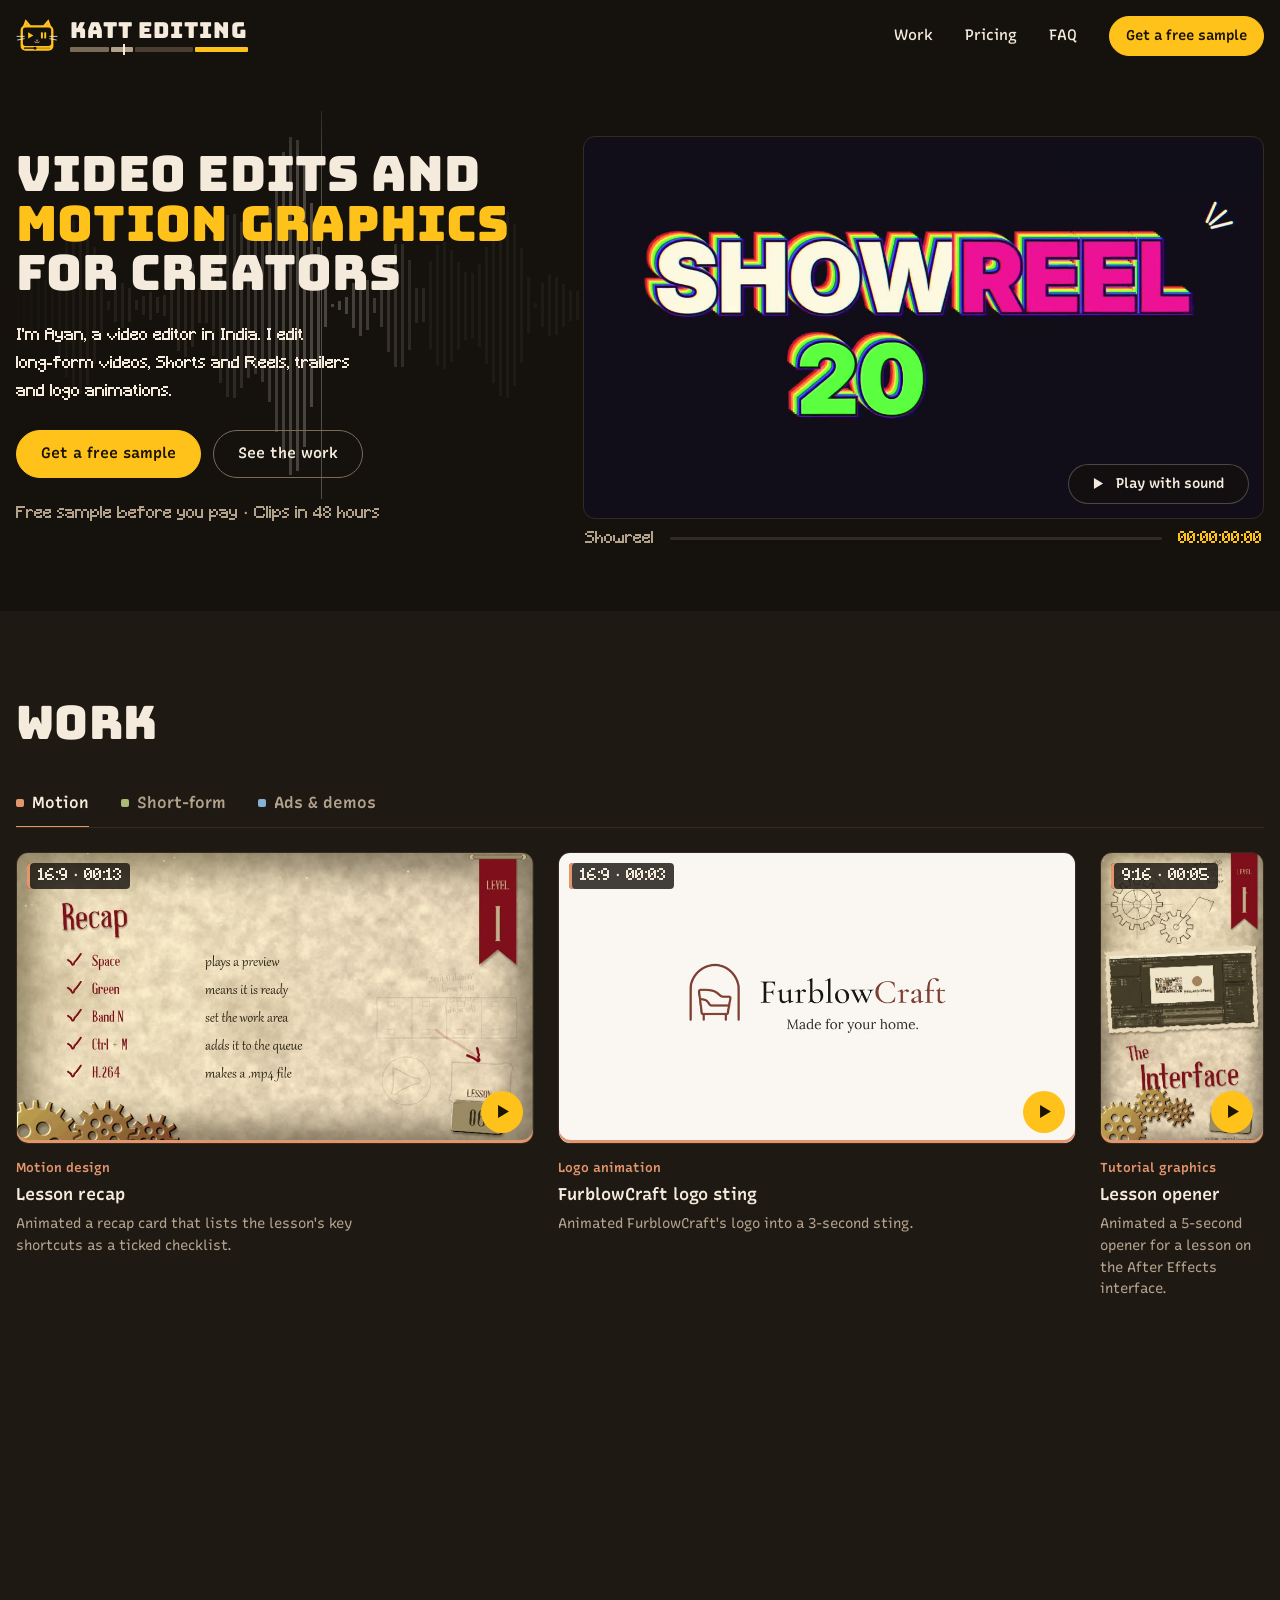
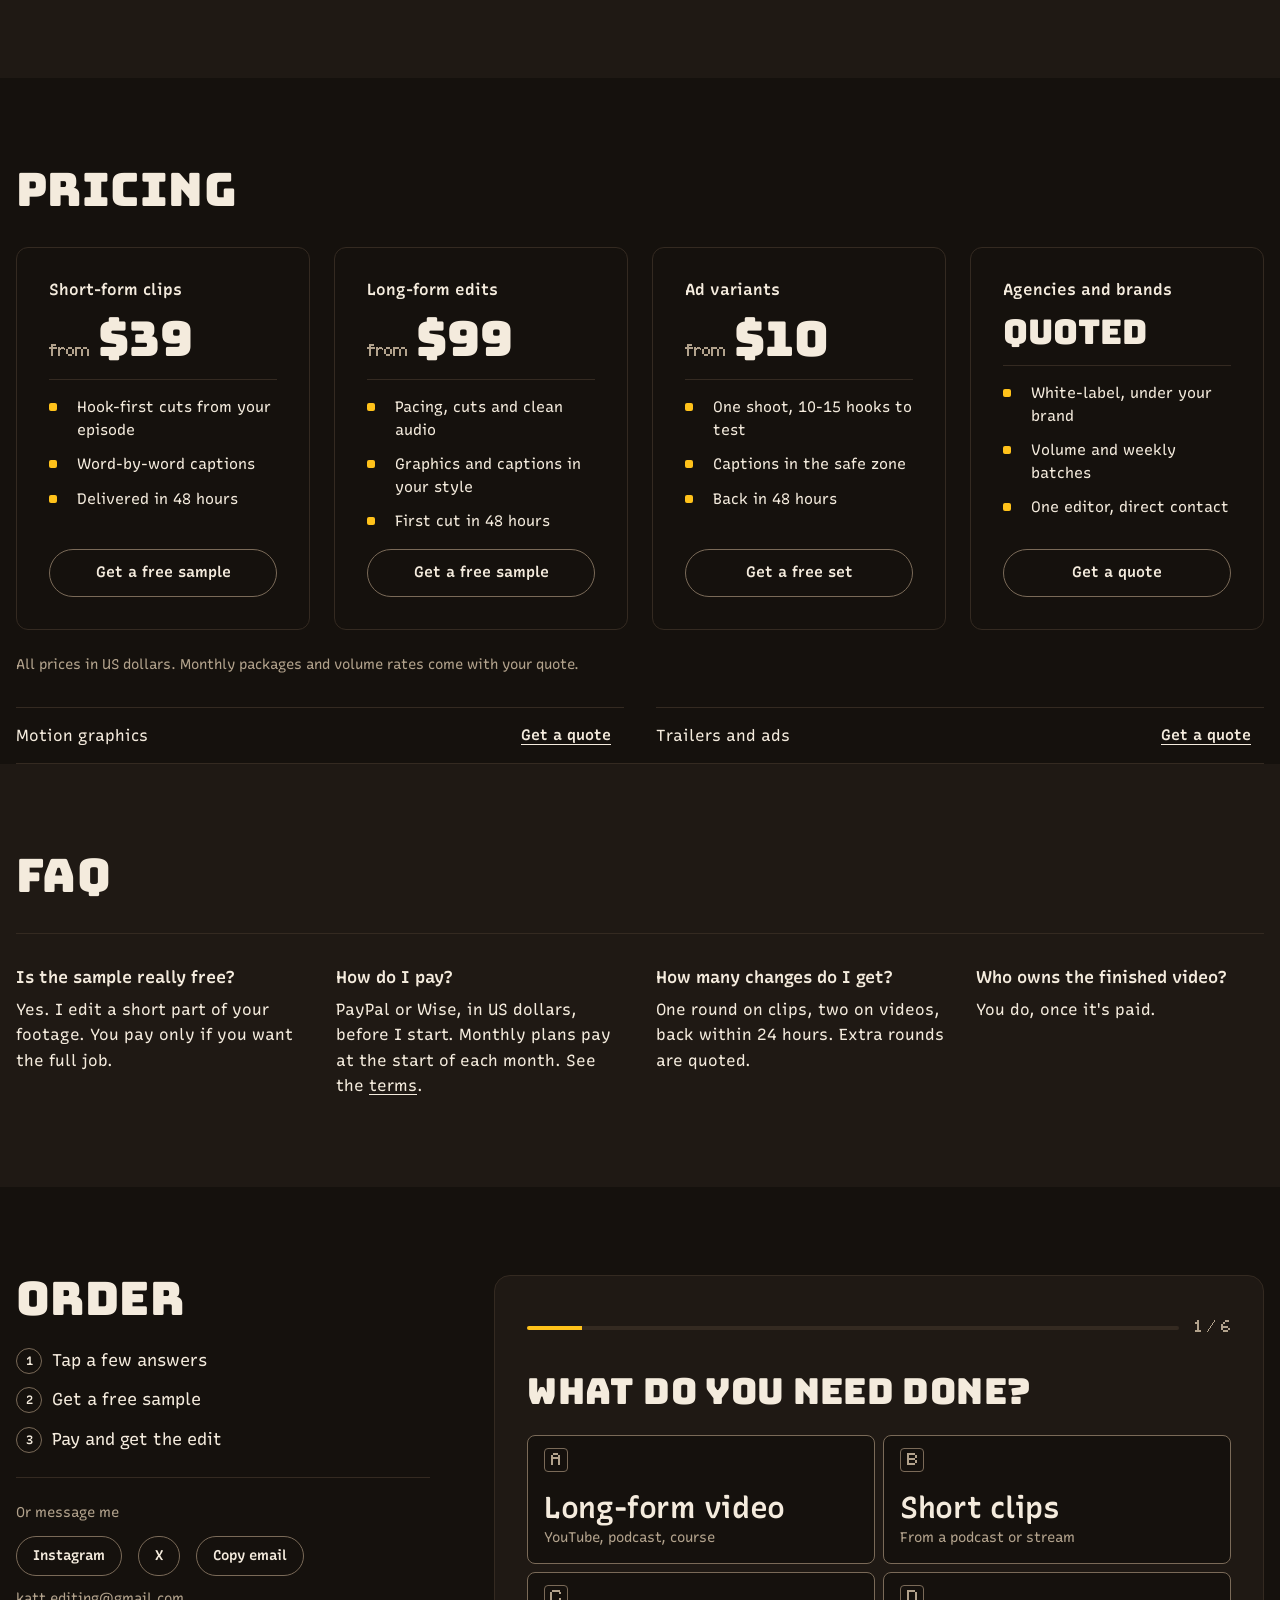
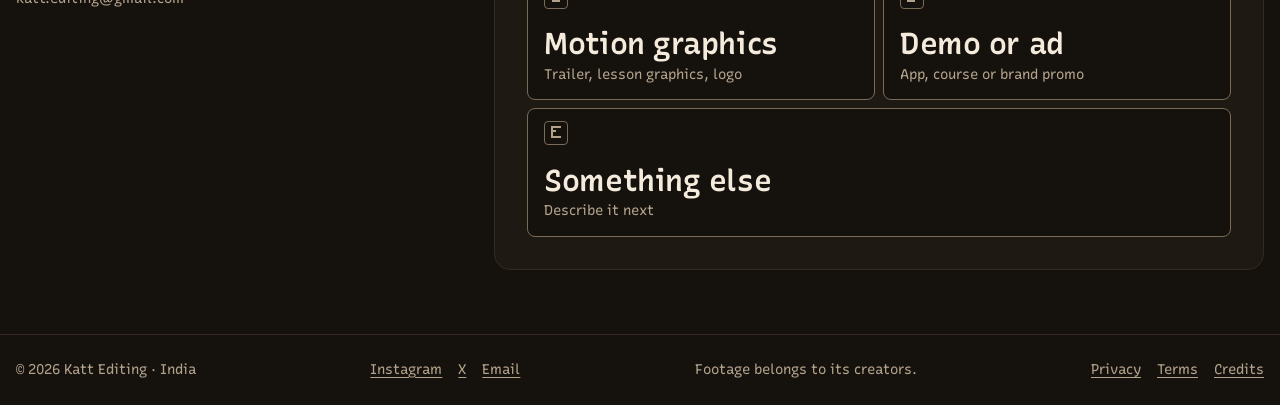
<file: index.html>
<!doctype html>
<html lang="en">
<head>
<meta charset="utf-8">
<meta http-equiv="Content-Security-Policy" content="default-src 'none'; script-src 'self'; style-src 'self' 'unsafe-inline'; font-src 'self'; img-src 'self'; media-src 'self'; connect-src https://api.web3forms.com; base-uri 'none'; form-action 'none'; object-src 'none'">
<meta name="referrer" content="strict-origin-when-cross-origin">
<meta name="viewport" content="width=device-width, initial-scale=1, viewport-fit=cover">
<meta name="description" content="Katt Editing: long-form video edits, podcast clips, motion design and ads by Ayan. Clips from $39, long-form videos from $99. Free sample before you pay.">
<meta name="theme-color" content="#15110D">
<title>Katt Editing</title>
<link rel="icon" href="favicon.svg?v=2" type="image/svg+xml">
<meta property="og:type" content="video.other">
<meta property="og:title" content="Katt Editing: video editing and motion design">
<meta property="og:description" content="Long-form video edits, podcast clips, motion design and ads by Ayan. Free sample edit before you pay.">
<meta property="og:url" content="https://kattknight.github.io/">
<meta property="og:image" content="https://kattknight.github.io/og.jpg">
<meta property="og:image:width" content="1200">
<meta property="og:image:height" content="630">
<!-- Link previews (Discord, Telegram, iMessage) play the showreel instead of a still -->
<meta property="og:video" content="https://kattknight.github.io/media/showreel.mp4">
<meta property="og:video:secure_url" content="https://kattknight.github.io/media/showreel.mp4">
<meta property="og:video:type" content="video/mp4">
<meta property="og:video:width" content="1280">
<meta property="og:video:height" content="720">
<link rel="canonical" href="https://kattknight.github.io/">
<meta name="twitter:card" content="player">
<meta name="twitter:site" content="@KattKnightOnX">
<meta name="twitter:title" content="Katt Editing: video editing and motion design">
<meta name="twitter:description" content="Long-form video edits, podcast clips, motion design and ads by Ayan. Free sample edit before you pay.">
<meta name="twitter:image" content="https://kattknight.github.io/og.jpg">
<meta name="twitter:player" content="https://kattknight.github.io/embed.html">
<meta name="twitter:player:width" content="1280">
<meta name="twitter:player:height" content="720">
<meta name="twitter:player:stream" content="https://kattknight.github.io/media/showreel.mp4">
<meta name="twitter:player:stream:content_type" content="video/mp4">
<meta name="claude:viewport-fit-sides" content="cover">
<link rel="stylesheet" href="fonts.css?v=2">
<link rel="stylesheet" href="styles.css?v=61">
</head>
<body>

<!-- Page order (see DESIGN.md): header → hero + reel → work tabs → packages → FAQ → order form → footer -->
<header class="top">
  <div class="wrap">
    <a class="mark" href="#top" aria-label="Katt Editing, back to top">
      <svg viewBox="0 8 128 104" aria-hidden="true"><path d="M18 42 29 12l19 22Zm92 0L99 12 80 34Z" fill="#FFC21A"/><path d="m28 22 5 10 8 1Zm72 0-5 10-8 1Z" fill="#E3956C"/><rect x="14" y="30" width="100" height="78" rx="15" fill="#FFC21A"/><rect x="21" y="37" width="86" height="56" rx="8" fill="#15110D"/><path d="M37 51.5 53 61l-16 9.5Z" fill="#FFC21A"/><rect x="76" y="51.5" width="6" height="19" rx="1.5" fill="#FFC21A"/><rect x="86" y="51.5" width="6" height="19" rx="1.5" fill="#FFC21A"/><path d="M59.5 74h9L64 78.5Z" fill="#E3956C"/><path d="M57 81q3.5 4 7 0 3.5 4 7 0" fill="none" stroke="#F4EBDD" stroke-width="2.2" stroke-linecap="round"/><path d="M3 64h22M5 75l20-4m100-7h-22m20 11-20-4" stroke="#F4EBDD" stroke-width="2.6" stroke-linecap="round"/><rect x="24" y="98" width="80" height="4" rx="2" fill="#15110D" fill-opacity=".3"/><rect x="24" y="98" width="34" height="4" rx="2" fill="#15110D"/><circle cx="58" cy="100" r="4.5" fill="#15110D"/></svg>
      <span class="mark-word"><span class="mark-name">Katt Editing</span><span class="mark-track" aria-hidden="true"><i></i><i></i><i></i><i></i></span></span>
    </a>
    <nav class="links" aria-label="Sections">
      <a href="#work">Work</a>
      <a href="#pricing">Pricing</a>
      <a href="#faq">FAQ</a>
      <a class="btn btn-primary btn-sm" href="#order">Get a free sample</a>
    </nav>
  </div>
</header>

<main id="top">
  <section class="hero">
    <canvas class="hero-wave" id="heroWave" aria-hidden="true"></canvas>
    <div class="wrap">
      <div class="hero-grid">
        <h1 class="q-in">Video edits and <em>motion graphics</em> for creators</h1>
        <div class="hero-side q-in">
          <p>I'm Ayan, a video editor in India. I edit <span class="nw">long-form</span> videos, Shorts and Reels, trailers and logo animations.</p>
          <div class="cta-row">
            <a class="btn btn-primary" href="#order">Get a free sample</a>
            <a class="btn" href="#work">See the work</a>
          </div>
          <p class="hero-note">Free sample before you pay · Clips in <span class="nw">48 hours</span></p>
        </div>
        <div class="viewer q-in">
          <div class="viewer-frame">
            <!-- Showreel slot. To swap in a new reel, replace media/showreel.mp4 (1280px wide), media/showreel-sm.mp4
                 (640px, for phones) and media/reel.jpg (poster frame), keeping these names. The timecode reads the length itself. -->
            <video id="reel" poster="media/reel.jpg" muted loop playsinline preload="auto" aria-label="Showreel"></video>
            <button class="btn sound" id="soundBtn" type="button" aria-pressed="false">
              <svg id="iconMuted" viewBox="0 0 10 12" aria-hidden="true"><path d="M0 0l10 6-10 6z" fill="currentColor"/></svg>
              <svg id="iconSound" viewBox="0 0 16 16" aria-hidden="true" hidden><path d="M2 6h3l4-3v10l-4-3H2z" fill="currentColor"/><path d="M11 6l4 4M15 6l-4 4" stroke="currentColor" stroke-width="1.4" fill="none" stroke-linecap="round"/></svg>
              <span id="soundLabel">Play with sound</span>
            </button>
          </div>
          <div class="viewer-bar">
            <span>Showreel</span>
            <div class="scrub" aria-hidden="true"><i id="scrub"></i></div>
            <span class="tc" id="tc"><b>00:00:00:00</b></span>
          </div>
        </div>
      </div>
    </div>
  </section>

  <section class="block band" id="work">
    <div class="wrap">
      <div class="block-head">
        <h2>Work</h2>
      </div>
      <div class="tabs" id="workTabs" role="tablist" aria-label="Type of work"></div>
      <div class="panel-stack" id="workPanels"></div>
    </div>
  </section>

  <section class="block" id="pricing">
    <div class="wrap">
      <div class="block-head">
        <h2>Pricing</h2>
      </div>
      <div class="prices">
        <article class="price">
          <div class="name"><span>Short-form clips</span></div>
          <div class="amt"><small>from</small>$39</div>
          <ul>
            <li>Hook-first cuts from your episode</li>
            <li>Word-by-word captions</li>
            <li>Delivered in 48 hours</li>
          </ul>
          <a class="btn" href="#order" data-need="clips">Get a free sample</a>
        </article>
        <article class="price">
          <div class="name"><span>Long-form edits</span></div>
          <div class="amt"><small>from</small>$99</div>
          <ul>
            <li>Pacing, cuts and clean audio</li>
            <li>Graphics and captions in your style</li>
            <li>First cut in 48 hours</li>
          </ul>
          <a class="btn" href="#order" data-need="longform">Get a free sample</a>
        </article>
        <article class="price">
          <div class="name"><span>Ad variants</span></div>
          <div class="amt"><small>from</small>$10</div>
          <ul>
            <li>One shoot, 10-15 hooks to test</li>
            <li>Captions in the safe zone</li>
            <li>Back in 48 hours</li>
          </ul>
          <a class="btn" href="#order" data-need="ads">Get a free set</a>
        </article>
        <article class="price">
          <div class="name"><span>Agencies and brands</span></div>
          <div class="amt amt-text">Quoted</div>
          <ul>
            <li>White-label, under your brand</li>
            <li>Volume and weekly batches</li>
            <li>One editor, direct contact</li>
          </ul>
          <a class="btn" href="#order" data-need="clips">Get a quote</a>
        </article>
      </div>

      <p class="price-note">All prices in US dollars. Monthly packages and volume rates come with your quote.</p>
      <ul class="quote-list" aria-label="Quoted per project">
        <li><span>Motion graphics</span><a class="btn btn-quiet" href="#order" data-need="motion">Get a quote</a></li>
        <li><span>Trailers and ads</span><a class="btn btn-quiet" href="#order" data-need="ads">Get a quote</a></li>
      </ul>
    </div>
  </section>

  <section class="block band" id="faq">
    <div class="wrap">
      <div class="block-head">
        <h2>FAQ</h2>
      </div>
      <dl class="faq">
        <div><dt>Is the sample really free?</dt><dd>Yes. I edit a short part of your footage. You pay only if you want the full job.</dd></div>
        <div><dt>How do I pay?</dt><dd>PayPal or Wise, in US dollars, before I start. Monthly plans pay at the start of each month. See the <a href="terms.html">terms</a>.</dd></div>
        <div><dt>How many changes do I get?</dt><dd>One round on clips, two on videos, back within 24 hours. Extra rounds are quoted.</dd></div>
        <div><dt>Who owns the finished video?</dt><dd>You do, once it's paid.</dd></div>
      </dl>
    </div>
  </section>

  <section class="order" id="order">
    <div class="wrap">
      <div class="order-grid">
        <div class="order-copy">
          <h2>Order</h2>
          <ol class="how">
            <li>Tap a few answers</li>
            <li>Get a free sample</li>
            <li>Pay and get the edit</li>
          </ol>
          <div class="order-alt">
            <span>Or message me</span>
            <div class="row">
              <a class="btn btn-sm" href="https://www.instagram.com/katt.editing/" rel="noopener" target="_blank">Instagram</a>
              <a class="btn btn-sm" href="https://x.com/KattKnightOnX" rel="noopener" target="_blank">X</a>
              <button class="btn btn-sm" id="copyBtn" type="button">Copy email</button>
              <span class="copied" id="copied" role="status" aria-live="polite"></span>
            </div>
            <span class="email" id="email">katt.editing@gmail.com</span>
          </div>
        </div>

        <form class="of" id="orderForm" novalidate aria-label="Order form">
          <div class="of-top" id="ofTop">
            <button class="of-back" id="ofBack" type="button" hidden><svg viewBox="0 0 16 16" aria-hidden="true"><path d="M10 3L5 8l5 5" stroke="currentColor" stroke-width="1.6" fill="none" stroke-linecap="round" stroke-linejoin="round"/></svg>Back</button>
            <div class="of-progress" aria-hidden="true"><i id="ofBar"></i></div>
            <span class="of-count" id="ofCount" aria-live="polite">1 / 6</span>
          </div>
          <div id="ofStage" class="of-stage" aria-live="polite"></div>
          <noscript><p class="of-note">This form needs JavaScript. Email katt.editing@gmail.com instead.</p></noscript>
        </form>
      </div>
    </div>
  </section>
</main>

<footer>
  <div class="wrap">
    <span>© 2026 Katt Editing · India</span>
    <nav aria-label="Social"><a href="https://www.instagram.com/katt.editing/" rel="noopener" target="_blank">Instagram</a><a href="https://x.com/KattKnightOnX" rel="noopener" target="_blank">X</a><a href="mailto:katt.editing@gmail.com">Email</a></nav>
    <span>Footage belongs to its creators.</span>
    <nav class="legal" aria-label="Legal"><a href="privacy.html">Privacy</a><a href="terms.html">Terms</a><a href="credits.html">Credits</a></nav>
  </div>
</footer>

<div class="mbar" id="mbar" aria-hidden="true">
  <span>Free sample before you pay</span>
  <a class="btn btn-primary" href="#order" tabindex="-1">Get a free sample</a>
</div>

<dialog class="player" id="player" aria-label="Video player">
  <div class="player-inner">
    <video id="playerVideo" controls playsinline></video>
    <div class="player-bar">
      <span id="playerTitle"></span>
      <button class="btn" id="closeBtn" type="button">Close</button>
    </div>
  </div>
</dialog>

<script src="app.js?v=71"></script>

</body>
</html>
</file>
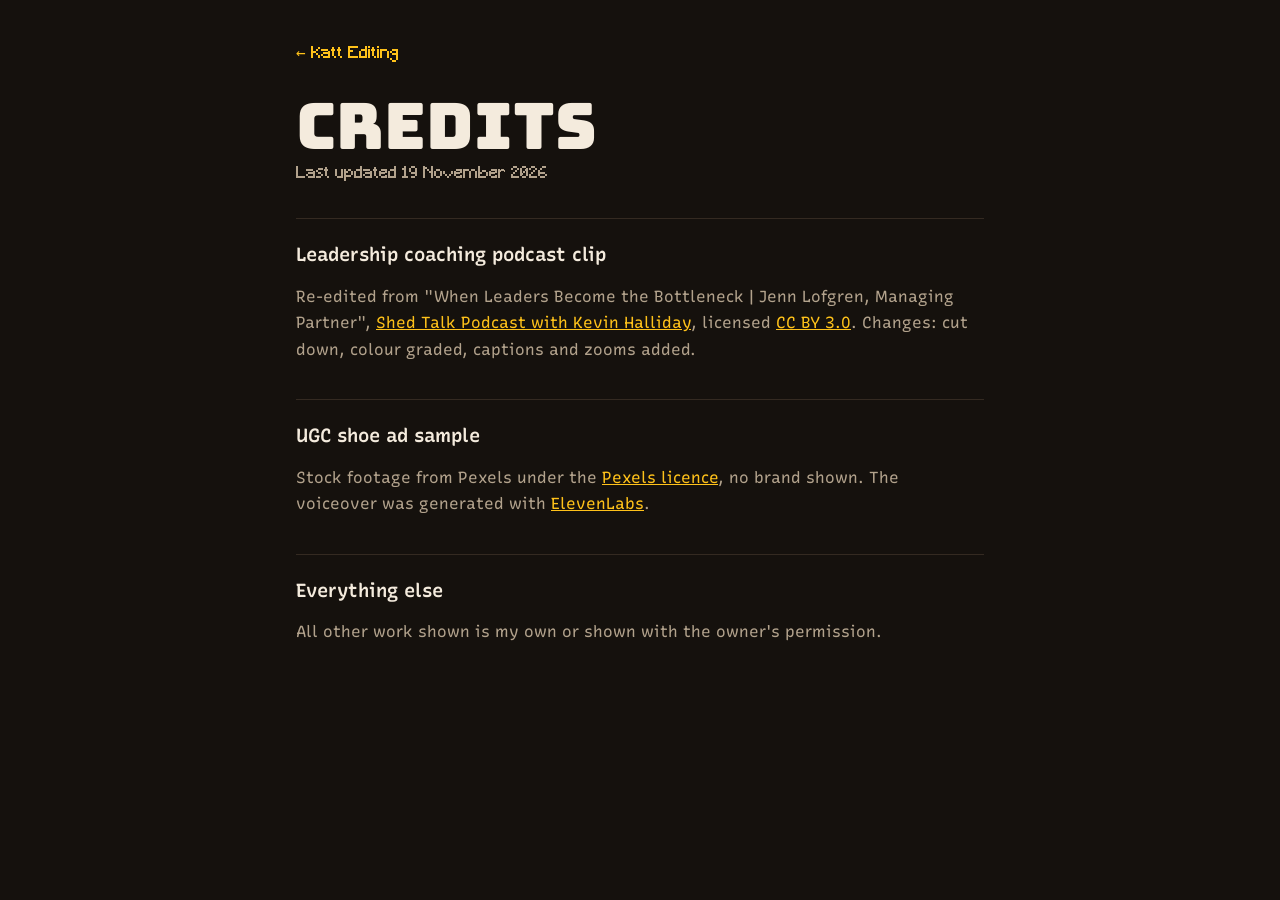
<file: credits.html>
<!doctype html>
<html lang="en">
<head>
<meta charset="utf-8">
<meta http-equiv="Content-Security-Policy" content="default-src 'none'; style-src 'self' 'unsafe-inline'; font-src 'self'; base-uri 'none'; form-action 'none'; object-src 'none'">
<meta name="referrer" content="strict-origin-when-cross-origin">
<meta name="viewport" content="width=device-width, initial-scale=1, viewport-fit=cover">
<title>Credits · Katt Editing</title>
<link rel="icon" href="favicon.svg?v=2" type="image/svg+xml">
<link rel="stylesheet" href="fonts.css?v=2">
<style>
:root {
  --ink: #15110D; --line: #342A21; --fg: #F4EBDD; --mute: #B2A28C; --cut: #FFC21A;
  --display: "Bungee", "Impact", sans-serif;
  --body: "Recursive", system-ui, -apple-system, "Segoe UI", sans-serif;
  --pixel: "Katt Pixel", "Recursive", monospace;
  color-scheme: dark;
}
* { box-sizing: border-box; }
* { -webkit-tap-highlight-color: transparent; }
body { margin: 0; background: var(--ink); color: var(--fg); font: 400 16px/1.65 var(--body); -webkit-font-smoothing: antialiased; }
main {
  max-width: 720px; margin: 0 auto;
  padding-block: max(40px, env(safe-area-inset-top, 0px)) max(72px, env(safe-area-inset-bottom, 0px));
  padding-left: max(16px, env(safe-area-inset-left, 0px)); padding-right: max(16px, env(safe-area-inset-right, 0px));
}
a { color: var(--cut); }
a:focus-visible { outline: 2px solid var(--cut); outline-offset: 3px; }
.back { font: 400 16px/1 var(--pixel); text-decoration: none; }
h1 { font: 400 clamp(40px, 8vw, 64px)/1 var(--display); text-transform: uppercase; margin: 28px 0 8px; text-wrap: balance; }
.date { font: 400 16px/1 var(--pixel); color: var(--mute); margin: 0 0 36px; }
h2 { font: 600 19px/1.3 var(--body); margin: 36px 0 10px; padding-top: 24px; border-top: 1px solid var(--line); }
p, li { color: var(--mute); }
p strong, li strong { color: var(--fg); font-weight: 600; }
ul { padding-left: 20px; }
li + li { margin-top: 6px; }
</style>
</head>
<body>
<main>
  <a class="back" href="./">← Katt Editing</a>
  <h1>Credits</h1>
  <p class="date">Last updated 19 November 2026</p>

  <h2>Leadership coaching podcast clip</h2>
  <p>Re-edited from "When Leaders Become the Bottleneck | Jenn Lofgren, Managing Partner", <a href="https://www.youtube.com/watch?v=bbHHD4GA6hs" rel="noopener">Shed Talk Podcast with Kevin Halliday</a>, licensed <a href="https://creativecommons.org/licenses/by/3.0/" rel="noopener">CC BY 3.0</a>. Changes: cut down, colour graded, captions and zooms added.</p>

  <h2>UGC shoe ad sample</h2>
  <p>Stock footage from Pexels under the <a href="https://www.pexels.com/license/" rel="noopener">Pexels licence</a>, no brand shown. The voiceover was generated with <a href="https://elevenlabs.io" rel="noopener">ElevenLabs</a>.</p>

  <h2>Everything else</h2>
  <p>All other work shown is my own or shown with the owner's permission.</p>
</main>
</body>
</html>
</file>
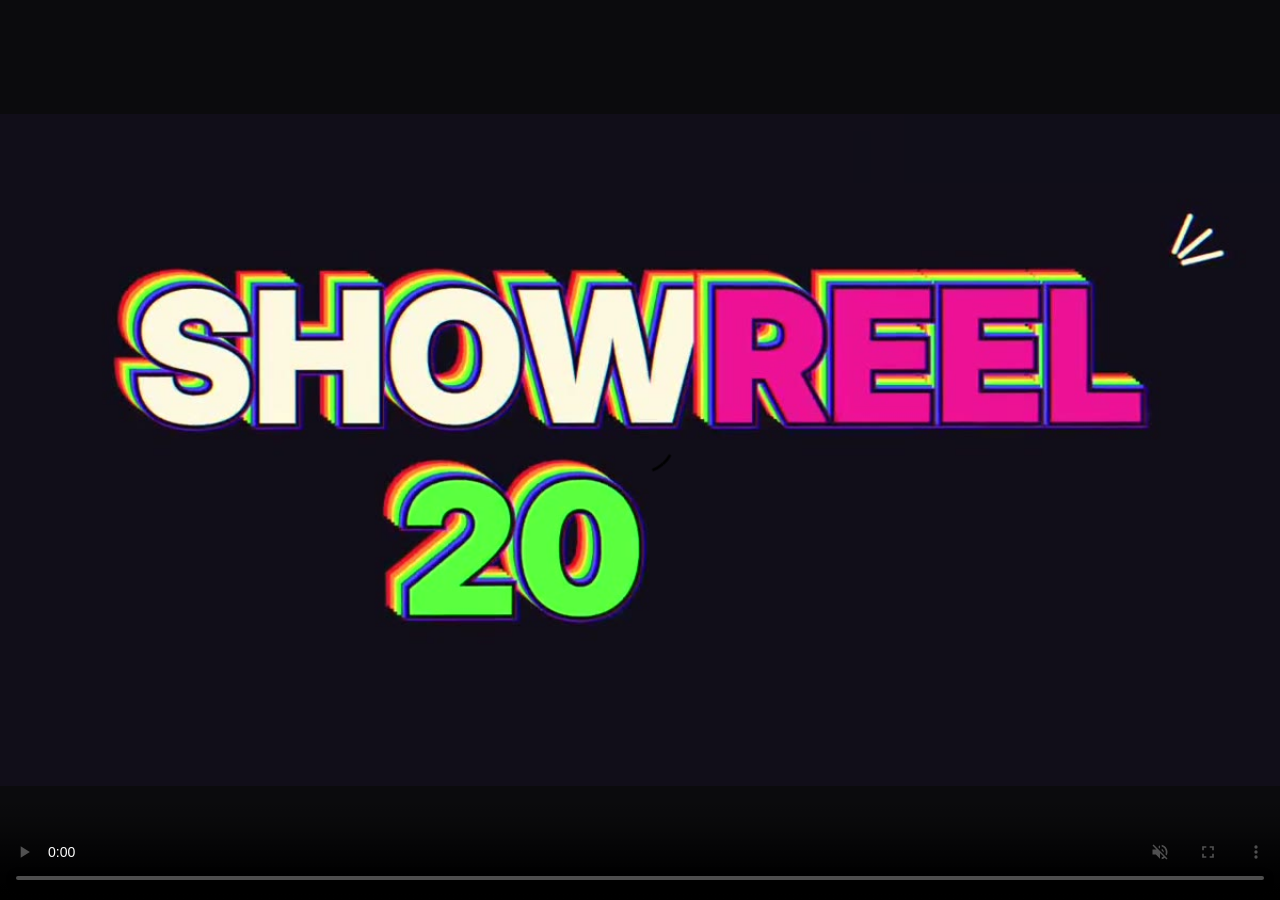
<file: embed.html>
<!doctype html>
<html lang="en">
<head>
<meta charset="utf-8">
<meta http-equiv="Content-Security-Policy" content="default-src 'none'; style-src 'unsafe-inline'; img-src 'self'; media-src 'self'; base-uri 'none'; form-action 'none'; object-src 'none'">
<meta name="viewport" content="width=device-width, initial-scale=1">
<meta name="robots" content="noindex">
<title>Katt Editing showreel</title>
<link rel="canonical" href="https://kattknight.github.io/">
<style>
  html, body { margin: 0; height: 100%; background: #0B0B0D; }
  video { display: block; width: 100%; height: 100%; object-fit: contain; background: #0B0B0D; }
</style>
</head>
<body>
<!-- Player page for link-preview cards (X, Slack) that embed a page instead of a video file -->
<video src="media/showreel.mp4" poster="og.jpg" controls autoplay muted loop playsinline></video>
</body>
</html>
</file>
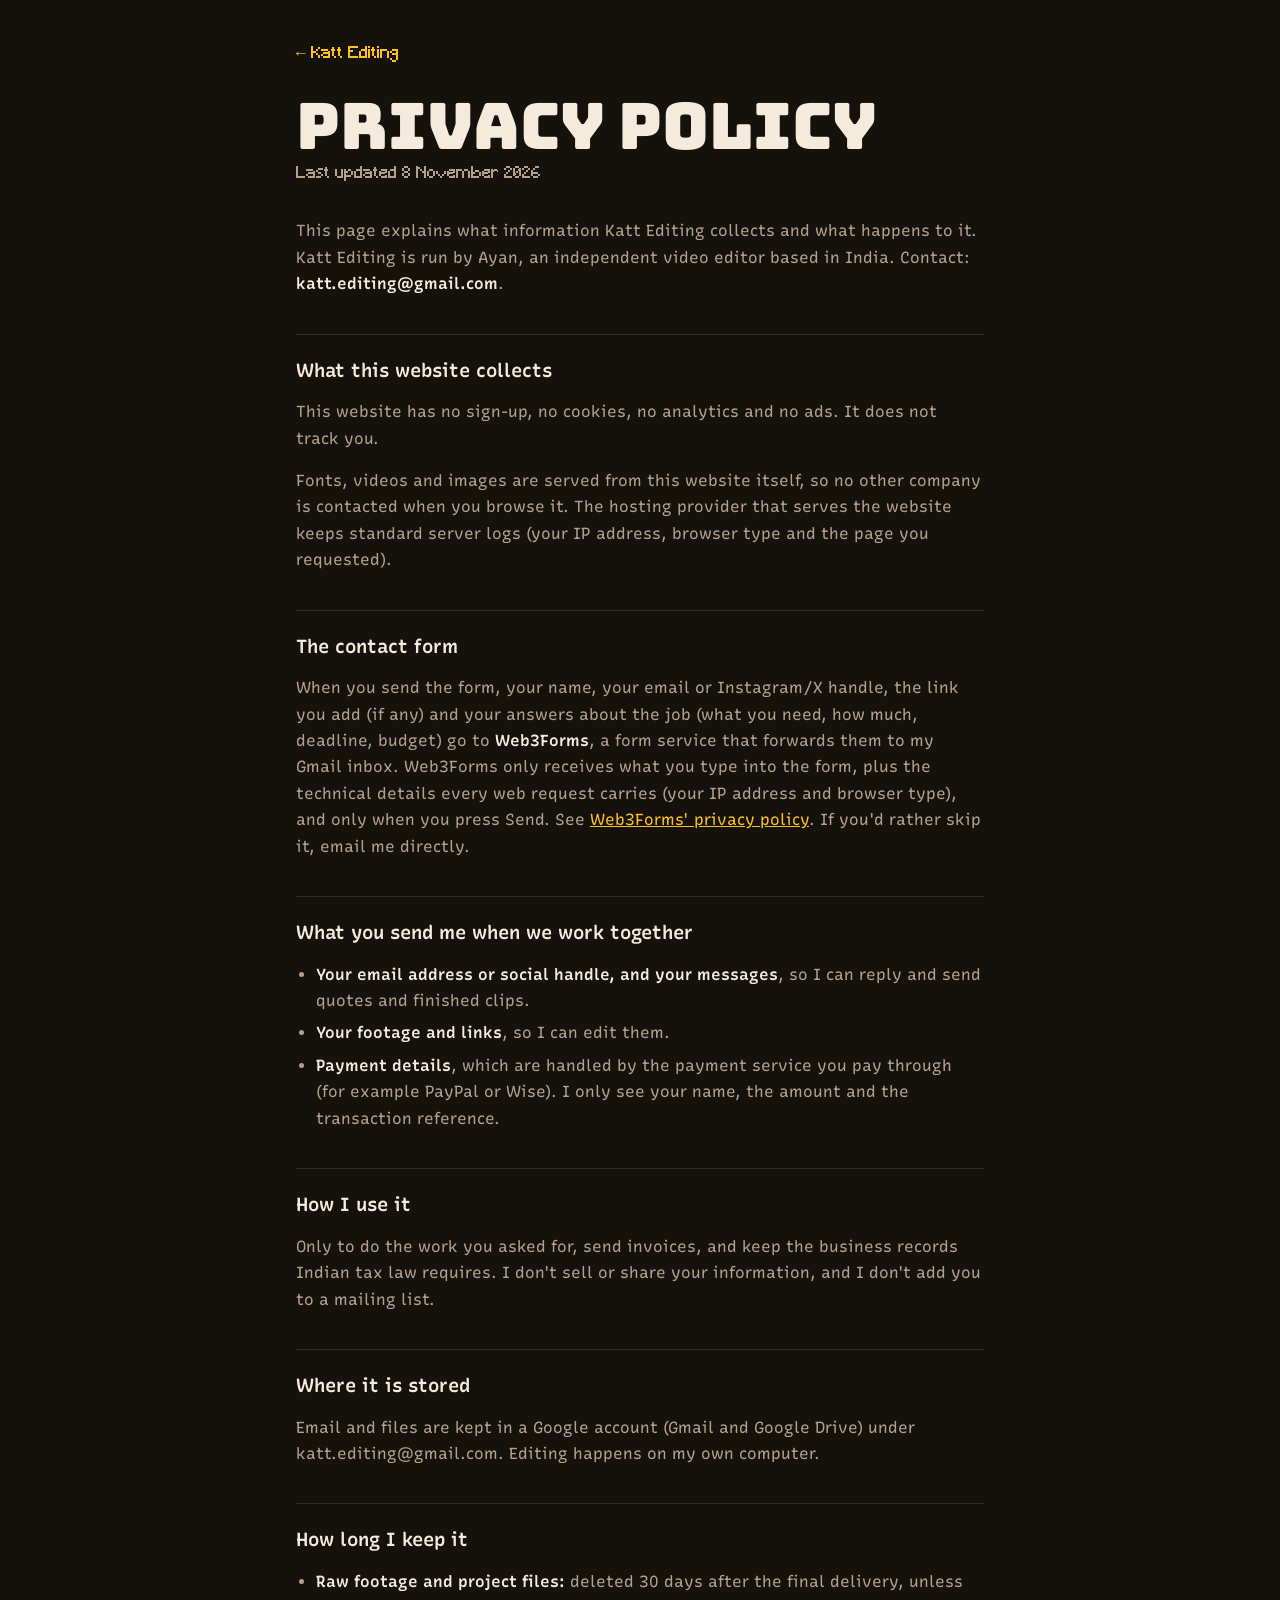
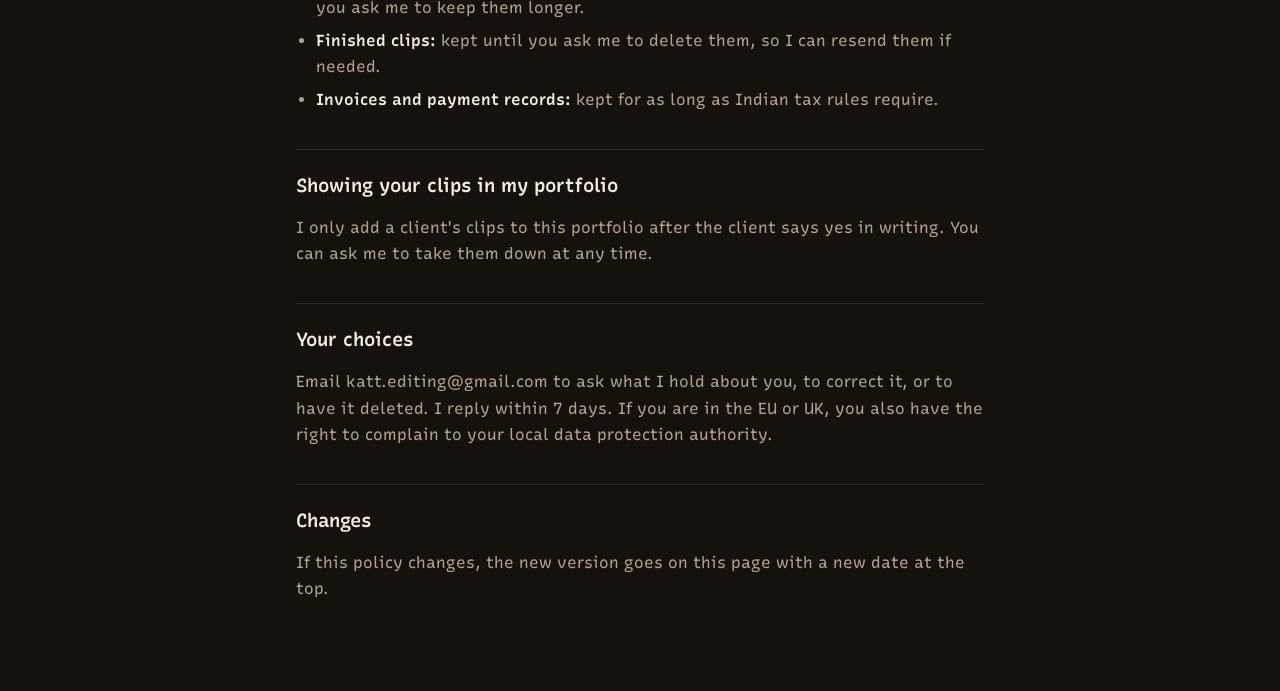
<file: privacy.html>
<!doctype html>
<html lang="en">
<head>
<meta charset="utf-8">
<meta http-equiv="Content-Security-Policy" content="default-src 'none'; style-src 'self' 'unsafe-inline'; font-src 'self'; base-uri 'none'; form-action 'none'; object-src 'none'">
<meta name="referrer" content="strict-origin-when-cross-origin">
<meta name="viewport" content="width=device-width, initial-scale=1, viewport-fit=cover">
<title>Privacy Policy · Katt Editing</title>
<link rel="icon" href="favicon.svg?v=2" type="image/svg+xml">
<link rel="stylesheet" href="fonts.css?v=2">
<style>
:root {
  --ink: #15110D; --line: #342A21; --fg: #F4EBDD; --mute: #B2A28C; --cut: #FFC21A;
  --display: "Bungee", "Impact", sans-serif;
  --body: "Recursive", system-ui, -apple-system, "Segoe UI", sans-serif;
  --pixel: "Katt Pixel", "Recursive", monospace;
  color-scheme: dark;
}
* { box-sizing: border-box; }
* { -webkit-tap-highlight-color: transparent; }
body { margin: 0; background: var(--ink); color: var(--fg); font: 400 16px/1.65 var(--body); -webkit-font-smoothing: antialiased; }
main {
  max-width: 720px; margin: 0 auto;
  padding-block: max(40px, env(safe-area-inset-top, 0px)) max(72px, env(safe-area-inset-bottom, 0px));
  padding-left: max(16px, env(safe-area-inset-left, 0px)); padding-right: max(16px, env(safe-area-inset-right, 0px));
}
a { color: var(--cut); }
a:focus-visible { outline: 2px solid var(--cut); outline-offset: 3px; }
.back { font: 400 16px/1 var(--pixel); text-decoration: none; }
h1 { font: 400 clamp(40px, 8vw, 64px)/1 var(--display); text-transform: uppercase; margin: 28px 0 8px; text-wrap: balance; }
.date { font: 400 16px/1 var(--pixel); color: var(--mute); margin: 0 0 36px; }
h2 { font: 600 19px/1.3 var(--body); margin: 36px 0 10px; padding-top: 24px; border-top: 1px solid var(--line); }
p, li { color: var(--mute); }
p strong, li strong { color: var(--fg); font-weight: 600; }
ul { padding-left: 20px; }
li + li { margin-top: 6px; }
</style>
</head>
<body>
<main>
  <a class="back" href="./">← Katt Editing</a>
  <h1>Privacy Policy</h1>
  <p class="date">Last updated 8 November 2026</p>

  <p>This page explains what information Katt Editing collects and what happens to it. Katt Editing is run by Ayan, an independent video editor based in India. Contact: <strong>katt.editing@gmail.com</strong>.</p>

  <h2>What this website collects</h2>
  <p>This website has no sign-up, no cookies, no analytics and no ads. It does not track you.</p>
  <p>Fonts, videos and images are served from this website itself, so no other company is contacted when you browse it. The hosting provider that serves the website keeps standard server logs (your IP address, browser type and the page you requested).</p>

  <h2>The contact form</h2>
  <p>When you send the form, your name, your email or Instagram/X handle, the link you add (if any) and your answers about the job (what you need, how much, deadline, budget) go to <strong>Web3Forms</strong>, a form service that forwards them to my Gmail inbox. Web3Forms only receives what you type into the form, plus the technical details every web request carries (your IP address and browser type), and only when you press Send. See <a href="https://web3forms.com/privacy" rel="noopener">Web3Forms' privacy policy</a>. If you'd rather skip it, email me directly.</p>

  <h2>What you send me when we work together</h2>
  <ul>
    <li><strong>Your email address or social handle, and your messages</strong>, so I can reply and send quotes and finished clips.</li>
    <li><strong>Your footage and links</strong>, so I can edit them.</li>
    <li><strong>Payment details</strong>, which are handled by the payment service you pay through (for example PayPal or Wise). I only see your name, the amount and the transaction reference.</li>
  </ul>

  <h2>How I use it</h2>
  <p>Only to do the work you asked for, send invoices, and keep the business records Indian tax law requires. I don't sell or share your information, and I don't add you to a mailing list.</p>

  <h2>Where it is stored</h2>
  <p>Email and files are kept in a Google account (Gmail and Google Drive) under katt.editing@gmail.com. Editing happens on my own computer.</p>

  <h2>How long I keep it</h2>
  <ul>
    <li><strong>Raw footage and project files:</strong> deleted 30 days after the final delivery, unless you ask me to keep them longer.</li>
    <li><strong>Finished clips:</strong> kept until you ask me to delete them, so I can resend them if needed.</li>
    <li><strong>Invoices and payment records:</strong> kept for as long as Indian tax rules require.</li>
  </ul>

  <h2>Showing your clips in my portfolio</h2>
  <p>I only add a client's clips to this portfolio after the client says yes in writing. You can ask me to take them down at any time.</p>

  <h2>Your choices</h2>
  <p>Email katt.editing@gmail.com to ask what I hold about you, to correct it, or to have it deleted. I reply within 7 days. If you are in the EU or UK, you also have the right to complain to your local data protection authority.</p>

  <h2>Changes</h2>
  <p>If this policy changes, the new version goes on this page with a new date at the top.</p>
</main>
</body>
</html>
</file>
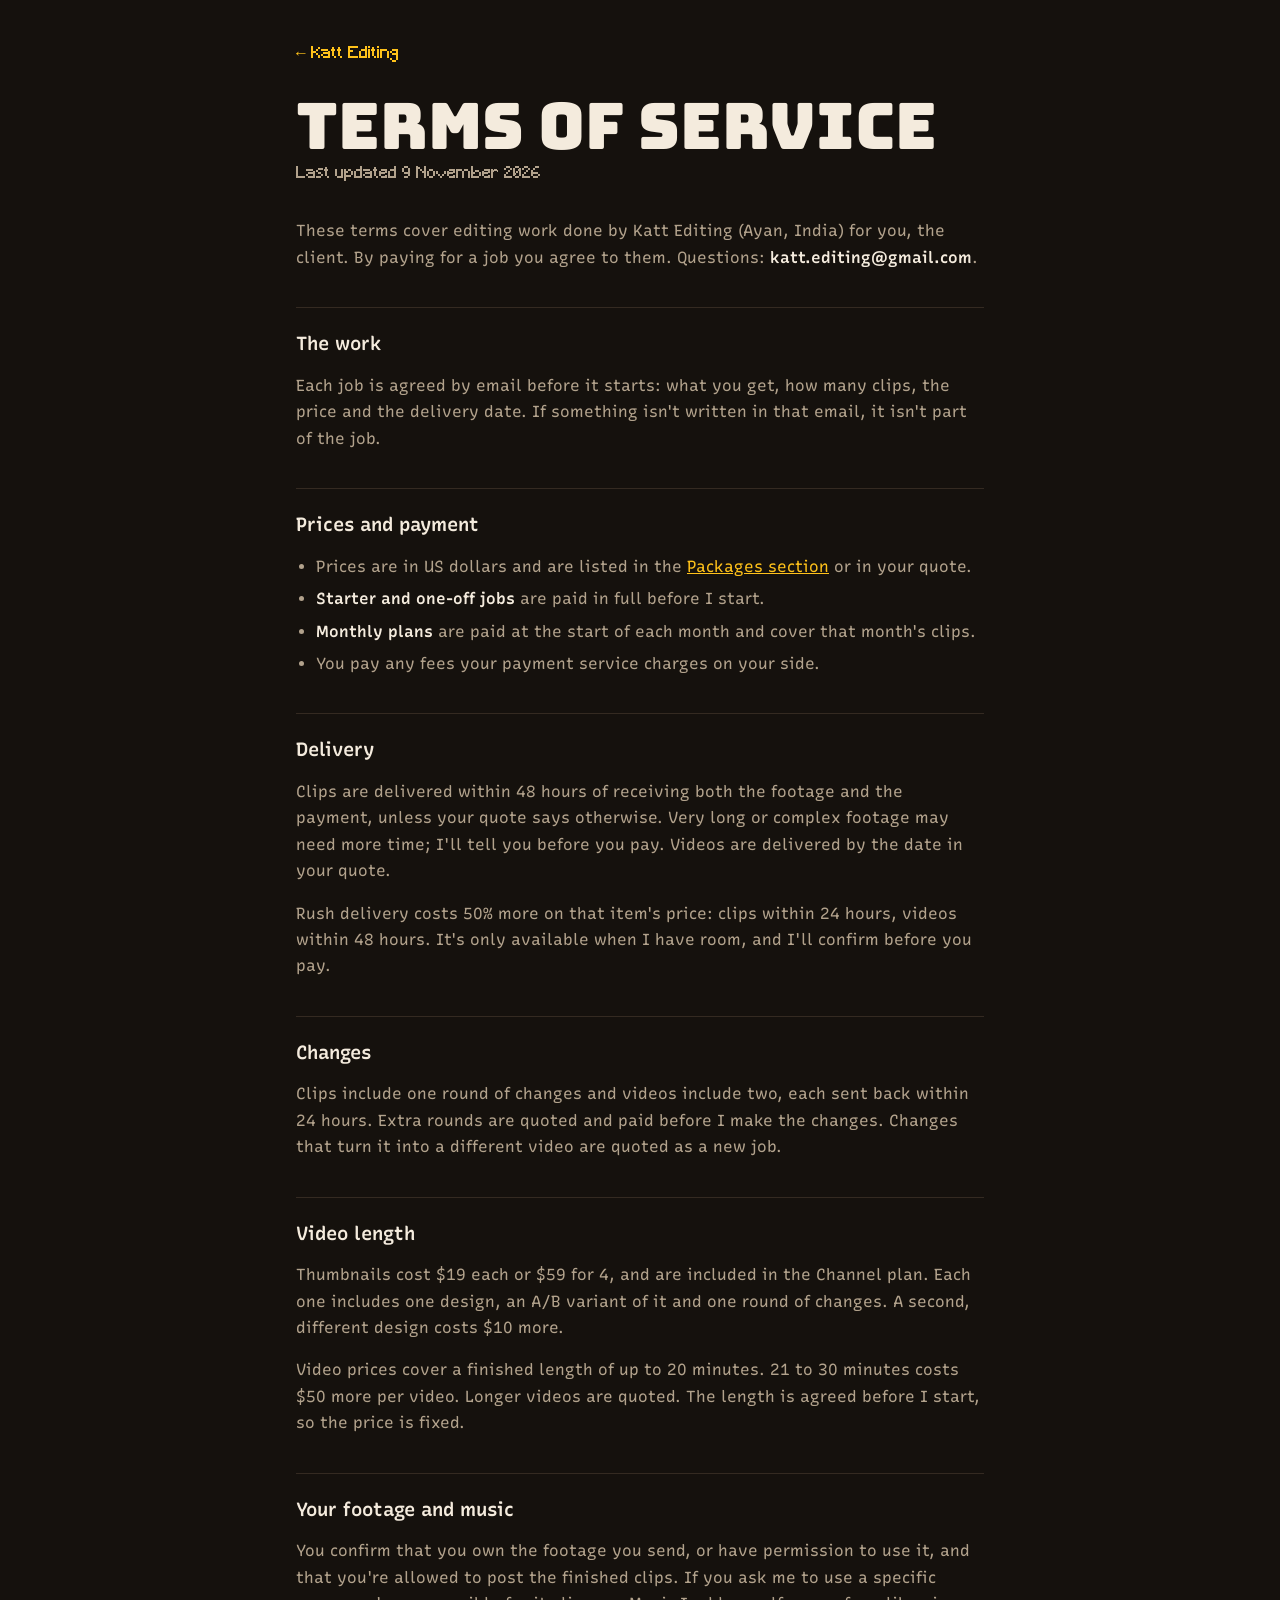
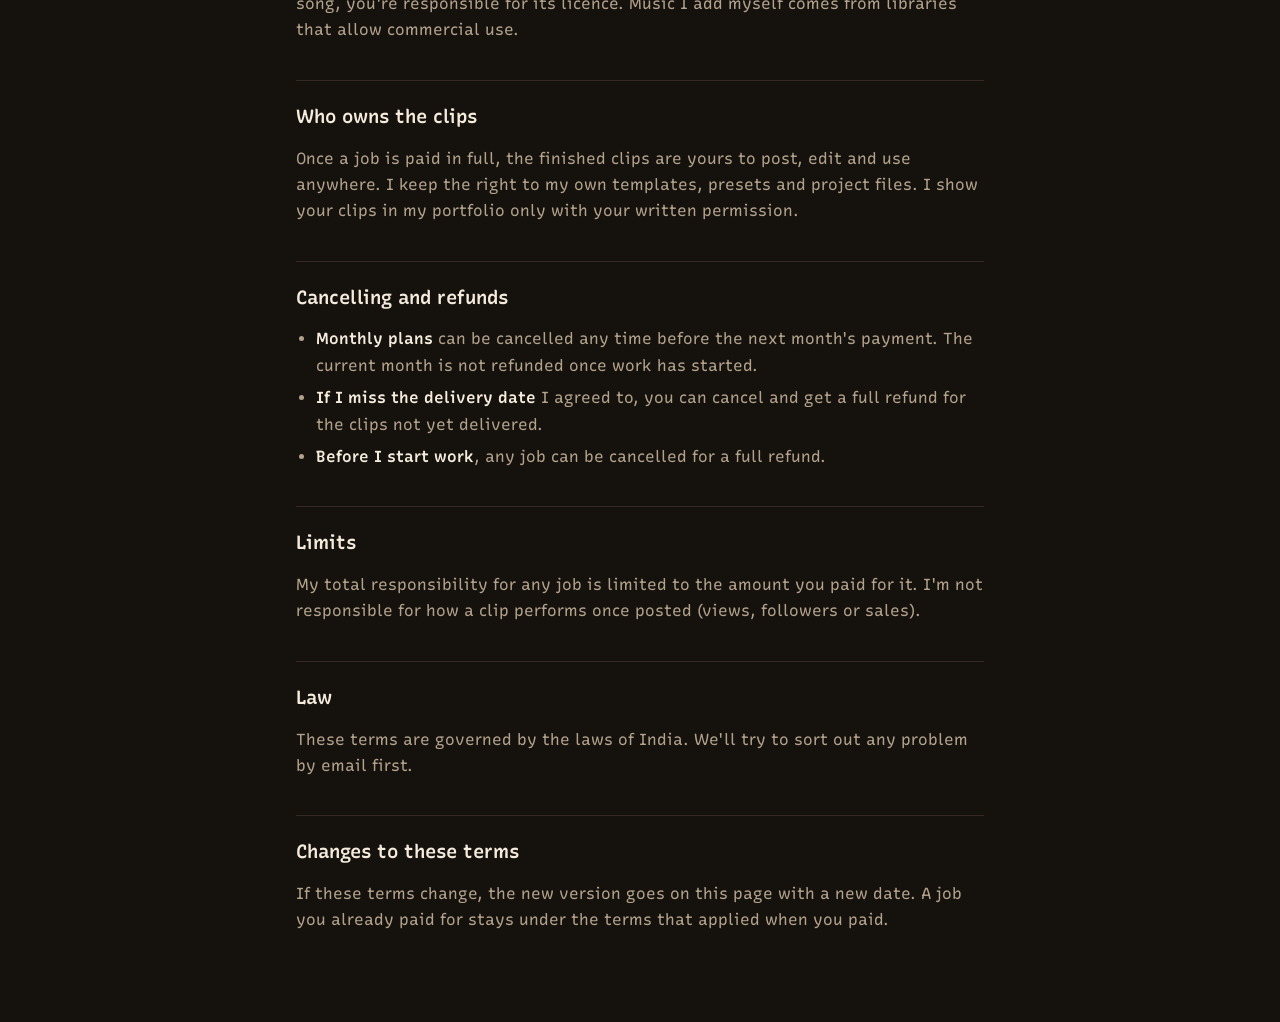
<file: terms.html>
<!doctype html>
<html lang="en">
<head>
<meta charset="utf-8">
<meta http-equiv="Content-Security-Policy" content="default-src 'none'; style-src 'self' 'unsafe-inline'; font-src 'self'; base-uri 'none'; form-action 'none'; object-src 'none'">
<meta name="referrer" content="strict-origin-when-cross-origin">
<meta name="viewport" content="width=device-width, initial-scale=1, viewport-fit=cover">
<title>Terms of Service · Katt Editing</title>
<link rel="icon" href="favicon.svg?v=2" type="image/svg+xml">
<link rel="stylesheet" href="fonts.css?v=2">
<style>
:root {
  --ink: #15110D; --line: #342A21; --fg: #F4EBDD; --mute: #B2A28C; --cut: #FFC21A;
  --display: "Bungee", "Impact", sans-serif;
  --body: "Recursive", system-ui, -apple-system, "Segoe UI", sans-serif;
  --pixel: "Katt Pixel", "Recursive", monospace;
  color-scheme: dark;
}
* { box-sizing: border-box; }
* { -webkit-tap-highlight-color: transparent; }
body { margin: 0; background: var(--ink); color: var(--fg); font: 400 16px/1.65 var(--body); -webkit-font-smoothing: antialiased; }
main {
  max-width: 720px; margin: 0 auto;
  padding-block: max(40px, env(safe-area-inset-top, 0px)) max(72px, env(safe-area-inset-bottom, 0px));
  padding-left: max(16px, env(safe-area-inset-left, 0px)); padding-right: max(16px, env(safe-area-inset-right, 0px));
}
a { color: var(--cut); }
a:focus-visible { outline: 2px solid var(--cut); outline-offset: 3px; }
.back { font: 400 16px/1 var(--pixel); text-decoration: none; }
h1 { font: 400 clamp(40px, 8vw, 64px)/1 var(--display); text-transform: uppercase; margin: 28px 0 8px; text-wrap: balance; }
.date { font: 400 16px/1 var(--pixel); color: var(--mute); margin: 0 0 36px; }
h2 { font: 600 19px/1.3 var(--body); margin: 36px 0 10px; padding-top: 24px; border-top: 1px solid var(--line); }
p, li { color: var(--mute); }
p strong, li strong { color: var(--fg); font-weight: 600; }
ul { padding-left: 20px; }
li + li { margin-top: 6px; }
</style>
</head>
<body>
<main>
  <a class="back" href="./">← Katt Editing</a>
  <h1>Terms of Service</h1>
  <p class="date">Last updated 9 November 2026</p>

  <p>These terms cover editing work done by Katt Editing (Ayan, India) for you, the client. By paying for a job you agree to them. Questions: <strong>katt.editing@gmail.com</strong>.</p>

  <h2>The work</h2>
  <p>Each job is agreed by email before it starts: what you get, how many clips, the price and the delivery date. If something isn't written in that email, it isn't part of the job.</p>

  <h2>Prices and payment</h2>
  <ul>
    <li>Prices are in US dollars and are listed in the <a href="./#pricing">Packages section</a> or in your quote.</li>
    <li><strong>Starter and one-off jobs</strong> are paid in full before I start.</li>
    <li><strong>Monthly plans</strong> are paid at the start of each month and cover that month's clips.</li>
    <li>You pay any fees your payment service charges on your side.</li>
  </ul>

  <h2>Delivery</h2>
  <p>Clips are delivered within 48 hours of receiving both the footage and the payment, unless your quote says otherwise. Very long or complex footage may need more time; I'll tell you before you pay. Videos are delivered by the date in your quote.</p>
  <p>Rush delivery costs 50% more on that item's price: clips within 24 hours, videos within 48 hours. It's only available when I have room, and I'll confirm before you pay.</p>

  <h2>Changes</h2>
  <p>Clips include one round of changes and videos include two, each sent back within 24 hours. Extra rounds are quoted and paid before I make the changes. Changes that turn it into a different video are quoted as a new job.</p>
  <h2>Video length</h2>
  <p>Thumbnails cost $19 each or $59 for 4, and are included in the Channel plan. Each one includes one design, an A/B variant of it and one round of changes. A second, different design costs $10 more.</p>
  <p>Video prices cover a finished length of up to 20 minutes. 21 to 30 minutes costs $50 more per video. Longer videos are quoted. The length is agreed before I start, so the price is fixed.</p>

  <h2>Your footage and music</h2>
  <p>You confirm that you own the footage you send, or have permission to use it, and that you're allowed to post the finished clips. If you ask me to use a specific song, you're responsible for its licence. Music I add myself comes from libraries that allow commercial use.</p>

  <h2>Who owns the clips</h2>
  <p>Once a job is paid in full, the finished clips are yours to post, edit and use anywhere. I keep the right to my own templates, presets and project files. I show your clips in my portfolio only with your written permission.</p>

  <h2>Cancelling and refunds</h2>
  <ul>
    <li><strong>Monthly plans</strong> can be cancelled any time before the next month's payment. The current month is not refunded once work has started.</li>
    <li><strong>If I miss the delivery date</strong> I agreed to, you can cancel and get a full refund for the clips not yet delivered.</li>
    <li><strong>Before I start work</strong>, any job can be cancelled for a full refund.</li>
  </ul>

  <h2>Limits</h2>
  <p>My total responsibility for any job is limited to the amount you paid for it. I'm not responsible for how a clip performs once posted (views, followers or sales).</p>

  <h2>Law</h2>
  <p>These terms are governed by the laws of India. We'll try to sort out any problem by email first.</p>

  <h2>Changes to these terms</h2>
  <p>If these terms change, the new version goes on this page with a new date. A job you already paid for stays under the terms that applied when you paid.</p>
</main>
</body>
</html>
</file>
<file: fonts.css>
/* Three fonts, all self-hosted (the page's security policy allows fonts from this site only).
   Bungee: big text (headlines, prices, the wordmark). Caps only.
   Recursive: everything people read. Variable weight 400-700, fixed at a slightly casual style.
   Katt Pixel: fine print and numbers. A Minecraft-style pixel font by Craftron Gaming (dafont, "100% Free").
   It has no middle dot or curly quotes; those characters fall back to Recursive. */
@font-face {
  font-family: 'Bungee';
  font-style: normal;
  font-weight: 400;
  font-display: swap;
  src: url(fonts/Bungee-400.woff2) format('woff2');
  unicode-range: U+0000-00FF, U+0131, U+0152-0153, U+02BB-02BC, U+02C6, U+02DA, U+02DC, U+0304, U+0308, U+0329, U+2000-206F, U+20AC, U+2122, U+2191, U+2193, U+2212, U+2215, U+FEFF, U+FFFD;
}
@font-face {
  font-family: 'Recursive';
  font-style: normal;
  font-weight: 400 700;
  font-display: swap;
  src: url(fonts/Recursive.woff2) format('woff2');
  unicode-range: U+0000-00FF, U+0131, U+0152-0153, U+02BB-02BC, U+02C6, U+02DA, U+02DC, U+0304, U+0308, U+0329, U+2000-206F, U+20AC, U+2122, U+2191, U+2193, U+2212, U+2215, U+FEFF, U+FFFD;
}
@font-face {
  font-family: 'Katt Pixel';
  font-style: normal;
  font-weight: 400;
  font-display: swap;
  src: url(fonts/pixel.woff2) format('woff2');
}
</file>
<file: styles.css>
/* Katt Editing styles. Every value comes from a token below; DESIGN.md explains each one.
   Order: tokens → base → layout → components → sections → player. */

/* ========== Tokens ========== */
:root {
  /* Colour: neutrals ("Darkroom": warm brown-black, like a film darkroom, not flat black) */
  --ink: #15110D;          /* page background */
  --ink-2: #1F1914;        /* panels: bands, the recommended price box, the order form */
  --ink-3: #2A221B;        /* hover and pressed fill inside panels */
  --bar: #251E18;          /* the header bar once the page scrolls: a step lighter than the page and the Work/FAQ bands, so it never blends in */
  --line: #342A21;         /* hairlines and dividers (decoration only) */
  --line-strong: #7A6A58;  /* borders people must see: inputs, options, secondary buttons (3.6:1, 3.3:1 on ink-2) */
  --fg: #F4EBDD;           /* level 1: everything people read: headings, sentences, list items, nav (15.9:1 on ink) */
  --mute: #B2A28C;         /* level 2: notes only: hints, per-clip maths, footer, step count (7.5:1 on ink) */
  --faint: #8F8270;        /* placeholders, disabled text (5.0:1 on ink) */
  /* Colour: the one accent */
  --cut: #FFC21A;          /* Cut Yellow: primary buttons, selected state, progress, focus ring, key words */
  --cut-ink: #1A1400;      /* text and icons on yellow (11:1) */
  --cut-soft: rgba(255, 194, 26, .13); /* selected option fill */
  /* Colour: timeline labels ("Earth": old film boxes and paper labels). Each type of work has its own clip colour.
     Only on the work tabs, price tabs, a card's kind label and its video tag; never on buttons or text runs. */
  --c-motion: #E3956C;     /* terracotta (7.9:1 on ink) */
  --c-clips: #ACB977;      /* olive (8.9:1) */
  --c-ads: #86B0D5;        /* faded denim, the one cool colour so Ads stays apart from Motion (8.2:1) */
  --c-longform: #FFC21A;   /* Cut Yellow (11.6:1) */
  /* Colour: status */
  --bad: #FF7A66;          /* errors (7.7:1 on ink) */
  --ok: #5BD08A;           /* success (10:1 on ink) */

  /* Type families */
  --display: "Bungee", "Impact", sans-serif;                 /* big text only: headlines, prices, wordmark (caps) */
  --body: "Recursive", system-ui, -apple-system, "Segoe UI", sans-serif;  /* everything people read */
  --pixel: "Katt Pixel", "Recursive", monospace;             /* fine print and numbers; sharp at 16px steps only */
  /* Type scale: 8 sizes */
  --t-hero: 400 clamp(40px, 3.8vw, 66px)/1.02 var(--display); /* hero headline only */
  --t-h2: 400 clamp(34px, 3.6vw, 50px)/1.05 var(--display);    /* section headings */
  --t-h3: 400 clamp(28px, 2.8vw, 38px)/1.1 var(--display);     /* form questions: always above the answer text */
  --t-title: 600 20px/1.3 var(--body);                        /* group and card titles */
  --t-lead: 400 16px/1.75 var(--pixel);                       /* the hero sentence, in the pixel font (sharp at 16px) */
  --t-body: 400 16px/1.6 var(--body);                         /* default text */
  --t-small: 400 14px/1.55 var(--body);                       /* small sentences: notes, hints, price maths, tile subtitles, footer, errors */
  --t-fine: 400 16px/1.5 var(--pixel);                        /* short pixel-font labels only: hero note, phone bar */
  --t-meta: 400 16px/1 var(--pixel);                          /* video tags, timecode, form step count, option keys */

  /* Spacing: 4-based */
  --s-1: 4px; --s-2: 8px; --s-3: 12px; --s-4: 16px; --s-5: 24px;
  --s-6: 32px; --s-7: 48px; --s-8: 64px; --s-9: 96px;
  --section: clamp(56px, 7vw, 88px);    /* space above each section */
  --gutter: max(16px, env(safe-area-inset-left, 0px));
  --wrap: 1440px;                         /* content width (header and every section) */
  --measure: 60ch;                        /* longest line of running text */

  /* Shape: no shadows. Nested corners follow inner = outer minus padding */
  --r-xs: 4px;     /* things inset ~8-10px inside a 12px frame: video tags, option letter keys */
  --r-sm: 8px;     /* inputs and answer options inside the 16px form panel */
  --r: 12px;       /* cards, price boxes, video frames */
  --r-lg: 16px;    /* the order form panel */
  --r-pill: 999px; /* buttons, segmented switch */

  /* Motion */
  --fast: .15s;
  --ease: cubic-bezier(.2, .7, .2, 1);

  color-scheme: dark;
}

/* ========== Base ========== */
* { box-sizing: border-box; -webkit-tap-highlight-color: transparent; }   /* no blue tap box on Android; our own press states below */
html { scroll-behavior: smooth; -webkit-text-size-adjust: 100%; }
@media (prefers-reduced-motion: reduce) { html { scroll-behavior: auto; } *, *::before, *::after { transition: none !important; animation: none !important; } }
body { margin: 0; background: var(--ink); color: var(--fg); font: var(--t-body); -webkit-font-smoothing: antialiased; }
body::before { content: ""; position: fixed; inset: 0 0 auto; height: env(safe-area-inset-top, 0px); z-index: 30; background: var(--ink); }
img { max-width: 100%; }
[hidden] { display: none !important; }
a { color: inherit; }
p { margin: 0; }
h1, h2, h3, h4 { margin: 0; font-weight: 400; text-wrap: balance; }
:focus-visible { outline: 2px solid var(--cut); outline-offset: 3px; border-radius: var(--r-sm); }
::selection { background: var(--cut); color: var(--cut-ink); }
/* The pixel font has one weight; never let the browser fake a bold or italic of it */
.mono { font-family: var(--pixel); font-weight: 400; }
.nw { white-space: nowrap; } /* keeps a hyphenated word like long-form on one line */
.mono, .tag, .of-count, .viewer-bar, .player-bar span, .option-text small, .of-hint, .price .per, .price-note, .hero-note, .of-note, .order-alt, footer .wrap, .mbar span, .block-head p { font-synthesis: none; }

/* ========== Layout ========== */
.wrap { max-width: var(--wrap); margin: 0 auto; padding-inline: var(--gutter) max(16px, env(safe-area-inset-right, 0px)); }
section.block { padding-top: var(--section); }
/* Alternating bands (Work, FAQ): structure from a background change, not divider lines */
section.band { background: var(--ink-2); padding-bottom: var(--section); }
.band .thumb, .band .ba-frame { background: var(--ink); }
main section[id] { scroll-margin-top: 80px; }
.block-head { display: flex; justify-content: space-between; align-items: end; gap: var(--s-4) var(--s-7); flex-wrap: wrap; margin-bottom: var(--s-6); }
.block-head > div { display: grid; gap: var(--s-4); }
.block-head p { font: var(--t-fine); color: var(--mute); max-width: 46ch; }

h2 { font: var(--t-h2); text-transform: uppercase; letter-spacing: .01em; }

/* ========== Components ========== */
/* Buttons: primary (yellow, one per view), secondary (outline), quiet (text) */
.btn {
  display: inline-flex; align-items: center; justify-content: center; gap: var(--s-3);
  min-height: 48px; padding: 0 var(--s-5); border-radius: var(--r-pill);
  border: 1px solid var(--line-strong); background: transparent; color: var(--fg);
  font: 600 15px/1 var(--body); text-decoration: none; cursor: pointer;
  white-space: nowrap; text-align: center; /* a button label never breaks onto two lines */
  transition: background var(--fast), border-color var(--fast), color var(--fast);
}
.btn:hover { border-color: var(--fg); }
/* Press feedback that replaces the browser's tap box: a quick squeeze, on every button, tab and arrow */
.btn, .tab, .seg-btn, .of-back, .row-chev, .ba-seg button, .thumb, .faq dt { transition-property: color, background-color, border-color, transform, opacity; }
.btn:active, .seg-btn:active, .of-back:active, .ba-seg button:active { transform: scale(.97); }
.tab:active, .faq dt:active { opacity: .7; }
.row-chev:active { transform: scale(.9); }
.thumb:active { transform: scale(.99); }
.btn-primary { background: var(--cut); border-color: var(--cut); color: var(--cut-ink); }
.btn-primary:hover { background: var(--fg); border-color: var(--fg); }
.btn-quiet { border-color: transparent; padding-inline: var(--s-3); color: var(--mute); text-decoration: underline; text-underline-offset: 4px; }
.btn-quiet:hover { color: var(--fg); border-color: transparent; }
.btn[disabled] { opacity: .55; cursor: progress; }
.btn svg { width: 14px; height: 14px; flex: none; }
.btn-sm { min-height: 40px; padding: 0 var(--s-4); font-size: 14px; }

/* Tabs: switch the type of work on screen */
.tabs { display: flex; gap: var(--s-6); overflow-x: auto; scrollbar-width: none; border-bottom: 1px solid var(--line); margin-bottom: var(--s-5); }
.tabs::-webkit-scrollbar { display: none; }
.tab {
  flex: none; position: relative; min-height: 48px; padding: 0; border: 0; background: none; cursor: pointer;
  color: var(--mute); font: 600 16px/1 var(--body); transition: color var(--fast);
}
.tab::after { content: ""; position: absolute; left: 0; right: 0; bottom: -1px; height: 2px; background: transparent; transition: background var(--fast); }
.tab:hover { color: var(--fg); }
.tab[aria-selected="true"] { color: var(--fg); }
.tab[aria-selected="true"]::after { background: var(--cut); }
/* Timeline colours: a tab, card or before/after piece tagged with a type of work carries its colour */
[data-cat="motion"] { --cat: var(--c-motion); }
[data-cat="clips"] { --cat: var(--c-clips); }
[data-cat="ads"] { --cat: var(--c-ads); }
[data-cat="longform"] { --cat: var(--c-longform); }
.tab[data-cat]::before { content: ""; display: inline-block; width: 8px; height: 8px; margin-right: 8px; border-radius: 2px; background: var(--cat); vertical-align: 1px; }
.tab[data-cat][aria-selected="true"]::after { background: var(--cat); }
@media (max-width: 560px) { .tab[data-cat]::before { display: none; } }   /* phones: four tabs only just fit */
@media (max-width: 560px) { .tabs { gap: var(--s-4); } }

/* Logo: cat-head play mark + wordmark */
.mark { display: flex; align-items: center; gap: var(--s-3); text-decoration: none; color: var(--fg); }
.mark svg { width: 42px; height: auto; display: block; overflow: visible; }   /* the player-cat mark (logo/katt-editing-mark.svg) */
/* Logo: the name sits on an editing track. Four clips in the brand's own neutrals plus one Cut Yellow clip,
   and a cream playhead through them, so the logo says "video editing" before anyone knows the name. */
.mark-word { display: grid; gap: 5px; }
.mark-track { position: relative; display: flex; gap: 2px; height: 5px; }
.mark-track i { display: block; height: 100%; border-radius: 1px; }
.mark-track i:nth-child(1) { flex: 22; background: #7A6A58; }
.mark-track i:nth-child(2) { flex: 13; background: #B2A28C; }
.mark-track i:nth-child(3) { flex: 33; background: #4A3D31; }
.mark-track i:nth-child(4) { flex: 30; background: var(--cut); }
.mark-track::after { content: ""; position: absolute; left: 30%; top: -3px; bottom: -3px; width: 2px; background: var(--fg); }
.mark-name { font: 400 22px/1 var(--display); letter-spacing: .04em; text-transform: uppercase; }
.mark-name, header.top .btn { white-space: nowrap; }
/* Phones: Bungee is wide, so the wordmark shrinks to keep it and the button on one line */
@media (max-width: 420px) { .mark-name { font-size: 17px; letter-spacing: .02em; } .mark { gap: var(--s-2); } .mark svg { width: 34px; } header.top .btn-sm { padding-inline: var(--s-3); } }
/* Very narrow phones: the hero's own button and the bottom bar carry the call to action */
@media (max-width: 360px) { header.top .btn-sm { display: none; } }

/* Header */
/* At the top of the page the header is part of the page: no bar and no line, the hero runs right up under it.
   Once the page scrolls (app.js adds .scrolled) it becomes a plain solid bar in the page colour with one hairline
   under it, fading in over 0.2s. Solid, not see-through: no blur, no glass, nothing floating. Same 72px height
   either way, so nothing below it moves. */
header.top { position: sticky; top: env(safe-area-inset-top, 0px); z-index: 20;
  background-color: transparent; border-bottom: 1px solid transparent; transition: background-color .2s var(--ease), border-color .2s var(--ease); }
header.top.scrolled { background-color: var(--bar); border-bottom-color: var(--line); transition: none; }   /* solid at once, so content never shows through mid-fade; it still fades away at the top */
header.top .wrap { display: flex; align-items: center; justify-content: space-between; gap: var(--s-4); min-height: 71px; }

nav.links { display: flex; align-items: center; gap: var(--s-6); }
nav.links a:not(.btn) { text-decoration: none; font: 500 15px/1 var(--body); color: var(--fg); text-underline-offset: 6px; }
nav.links a:not(.btn):hover { text-decoration: underline; text-decoration-color: var(--cut); }
@media (max-width: 760px) { nav.links a:not(.btn) { display: none; } }

/* Work cards */
/* Justified rows: every card in a row is the same height. Each card grows in proportion to its
   aspect ratio (--ar), so 16:9 and 9:16 pieces share a row instead of leaving one card alone. */
.work-grid { display: flex; flex-wrap: wrap; gap: var(--s-6) var(--s-5); --base: min(280px, 21vw); --cap: 560px; }
.card { display: grid; gap: var(--s-4); align-content: start; min-width: 0;
  flex: var(--ar) 1 calc(var(--ar) * var(--base)); max-width: calc(var(--ar) * var(--cap)); }
.card.is-v { --ar: .5625; }
.card.is-h { --ar: 1.7778; }
@media (max-width: 900px) { .work-grid { --base: 220px; --cap: 420px; } }
@media (max-width: 560px) { .work-grid { --base: 150px; --cap: 320px; gap: var(--s-5) var(--s-3); } }
.thumb {
  position: relative; display: block; width: 100%; padding: 0; border: 1px solid var(--line);
  border-radius: var(--r); overflow: hidden; background: var(--ink-2); cursor: pointer; color: var(--fg);
}
.is-v .thumb { aspect-ratio: 9 / 16; }
.is-h .thumb { aspect-ratio: 16 / 9; }
.thumb video, .thumb img { position: absolute; inset: 0; width: 100%; height: 100%; object-fit: cover; display: block; }
.thumb::after { content: ""; position: absolute; inset: 0; border-radius: inherit; pointer-events: none; box-shadow: inset 0 0 0 0 var(--cut); transition: box-shadow var(--fast); }
.thumb:hover::after, .thumb:focus-visible::after { box-shadow: inset 0 0 0 2px var(--cut); }
.card[data-cat] .thumb::after { box-shadow: inset 0 -3px 0 var(--cat); }
.card[data-cat] .thumb:hover::after, .card[data-cat] .thumb:focus-visible::after { box-shadow: inset 0 0 0 2px var(--cut), inset 0 -3px 0 var(--cat); }
.tag { position: absolute; left: 10px; top: 10px; padding: 5px 8px; border-radius: var(--r-xs); background: rgba(21, 17, 13, .8); font: var(--t-meta); }
.play { position: absolute; right: 10px; bottom: 10px; width: 42px; height: 42px; border-radius: 50%; background: var(--cut); color: var(--cut-ink); display: grid; place-items: center; transition: transform var(--fast) var(--ease); }
.play svg { width: 13px; height: 13px; margin-left: 3px; }
.thumb:hover .play { transform: scale(1.08); }
.card-text { display: grid; gap: var(--s-2); }
.card .kind { font: 600 13px/1.2 var(--body); color: var(--cut); }
[data-cat] .kind { color: var(--cat); }
.card[data-cat] .tag { box-shadow: inset 3px 0 0 var(--cat); padding-left: 11px; }
.card h4 { font: 600 17px/1.3 var(--body); }
.card .desc { font: var(--t-small); color: var(--mute); max-width: 46ch; }
@media (max-width: 560px) { .card h4 { font-size: 15px; } }

/* Before/after (Long-form tab): one 16:9 player, a Before | After switch under it */
.ba-grid { display: grid; grid-template-columns: repeat(2, minmax(0, 1fr)); gap: var(--s-6) var(--s-5); }
.ba-grid > .ba:first-child:nth-last-child(odd) { grid-column: 1 / -1; }
@media (max-width: 760px) { .ba-grid { grid-template-columns: 1fr; } }
.ba { display: grid; gap: var(--s-4); min-width: 0; }
.ba-frame { position: relative; aspect-ratio: 16 / 9; border: 1px solid var(--line); border-radius: var(--r); overflow: hidden; background: var(--ink-2); }
.ba-frame video { position: absolute; inset: 0; width: 100%; height: 100%; object-fit: contain; background: #000; }
.ba-label { position: absolute; left: 10px; top: 10px; padding: 6px 10px; border-radius: var(--r-xs); background: var(--cut); color: var(--cut-ink); font: 600 13px/1 var(--body); pointer-events: none; }
.ba-slot { aspect-ratio: auto; min-height: 168px; display: grid; align-content: end; justify-items: start; gap: var(--s-3); padding: var(--s-5); border: 1px dashed var(--line-strong); background: transparent; }
.ba-grid.all-empty { grid-template-columns: repeat(3, minmax(0, 1fr)); }
.ba-grid.all-empty > .ba:first-child { grid-column: auto; }
@media (max-width: 900px) { .ba-grid.all-empty { grid-template-columns: 1fr; } }
.ba-slot .ba-label { background: var(--ink-3); color: var(--fg); }
.ba-slot p { color: var(--fg); max-width: 40ch; }
.ba-bar { display: flex; justify-content: space-between; align-items: center; gap: var(--s-3) var(--s-4); flex-wrap: wrap; }
.ba-seg { display: inline-grid; grid-template-columns: repeat(2, minmax(0, 1fr)); gap: 4px; padding: 4px; border-radius: var(--r-pill); border: 1px solid var(--line-strong); }
.ba-seg button { min-height: 40px; min-width: 84px; padding: 0 var(--s-4); border: 0; border-radius: var(--r-pill); background: transparent; color: var(--mute); font: 600 14px/1 var(--body); cursor: pointer; }
.ba-seg button[aria-checked="true"] { background: var(--fg); color: var(--ink); }
.ba-seg button[disabled] { cursor: not-allowed; opacity: .5; }

/* Price boxes */
.prices { display: grid; grid-template-columns: repeat(4, minmax(0, 1fr)); gap: var(--s-5); }
@media (max-width: 1000px) { .prices { grid-template-columns: repeat(2, minmax(0, 1fr)); } }
.price { display: flex; flex-direction: column; gap: var(--s-4); padding: var(--s-6) var(--s-6) var(--s-6); border-radius: var(--r); border: 1px solid var(--line); min-width: 0; }
.price.lead { background: var(--ink-2); border-color: var(--cut); }
.price .name { font: 600 16px/1.2 var(--body); display: flex; justify-content: space-between; align-items: center; gap: var(--s-2); }
.price .badge { font: 600 12px/1 var(--body); color: var(--cut-ink); background: var(--cut); padding: 6px 10px; border-radius: var(--r-pill); }
.price .amt { font: 400 48px/1 var(--display); display: flex; align-items: baseline; gap: var(--s-2); flex-wrap: wrap; }
.price .amt small { font: 400 16px/1 var(--pixel); color: var(--mute); }
.price .amt-text { font-size: 34px; }
.price .per { margin-top: calc(var(--s-2) * -1); font: var(--t-small); color: var(--mute); }
.price.lead .per { color: var(--cut); }
.price .what { font-size: 15px; }
.price ul { list-style: none; margin: 0; padding: var(--s-4) 0 0; border-top: 1px solid var(--line); display: grid; gap: var(--s-3); font: 400 15px/1.5 var(--body); color: var(--fg); }
.price li { display: grid; grid-template-columns: 16px minmax(0, 1fr); gap: var(--s-3); }
.price li::before { content: ""; width: 8px; height: 8px; margin-top: 7px; background: var(--cut); border-radius: 2px; }
.price .btn { margin-top: auto; align-self: stretch; }
.price-note { margin-top: var(--s-5); font: var(--t-small); color: var(--mute); }
.prices .price-note { grid-column: 1 / -1; margin-top: 0; }
.ptabs { margin-bottom: var(--s-5); }
/* Tab panels (Work, Packages) share one grid cell: the section is as tall as its tallest panel in every tab */
.panel-stack { display: grid; }
.panel-stack > * { grid-area: 1 / 1; min-width: 0; }
.panel-stack > .off { visibility: hidden; }
/* Switching tabs morphs (app.js): shells in .morph-layer reshape each frame from the old card to the new one,
   while the cards' own frames are see-through and only their content slides */
.panel-stack { position: relative; }
.panel-stack > :not(.morph-layer):not(.row-chev) { position: relative; z-index: 1; }
.morph-layer { position: absolute; inset: 0; z-index: 0; pointer-events: none; overflow: clip; overflow-clip-margin: var(--gutter); }
.morph-shell { position: absolute; box-sizing: border-box; border-style: solid; }
:is(.morph-in, .morph-out) :is(.thumb, .price, .ba-frame) { background-color: transparent !important; border-color: transparent !important; }
:is(.morph-in, .morph-out) .thumb::after { box-shadow: none !important; }
/* Phones: tighter boxes so the three plans take less scrolling */
@media (max-width: 560px) {
  .price { padding: var(--s-5); gap: var(--s-3); }
  .price .amt { font-size: 42px; }
  .price .amt-text { font-size: 38px; }
  .price ul { gap: var(--s-2); padding-top: var(--s-3); }
  .price .btn { margin-top: var(--s-2); }
}

/* Quoted-per-project list under the price boxes */
/* One row per item count: 3 items sit in 3 columns, so no cell is left empty */
.quote-list { list-style: none; margin: var(--s-6) 0 0; padding: 0; display: grid; grid-template-columns: repeat(2, minmax(0, 1fr)); column-gap: var(--s-6); border-bottom: 1px solid var(--line); }
@media (max-width: 760px) { .quote-list { grid-template-columns: 1fr; } }
.quote-list li { display: flex; justify-content: space-between; align-items: center; gap: var(--s-3); min-height: 56px; border-top: 1px solid var(--line); }
.quote-list .btn { flex: none; color: var(--fg); }

/* FAQ: answers always open, in a row on wide screens */
.faq { margin: 0; display: grid; grid-template-columns: repeat(4, minmax(0, 1fr)); gap: var(--s-6) var(--s-6); border-top: 1px solid var(--line); padding-top: var(--s-6); }
@media (max-width: 1100px) { .faq { grid-template-columns: repeat(2, minmax(0, 1fr)); } }
@media (max-width: 600px) { .faq { grid-template-columns: 1fr; } }
.faq dt { font: 600 17px/1.35 var(--body); color: var(--fg); }
.faq dd { margin: var(--s-2) 0 0; font: var(--t-body); color: var(--fg); max-width: 40ch; }
.faq a { color: var(--fg); text-underline-offset: 3px; }

/* ========== Order form (one question per screen) ========== */
.order { padding-block: var(--section) var(--s-8); }
.order-grid { display: grid; grid-template-columns: minmax(0, .7fr) minmax(0, 1.3fr); gap: var(--s-7) var(--s-8); align-items: start; }
@media (max-width: 900px) { .order-grid { grid-template-columns: 1fr; } }
.order-copy { display: grid; gap: var(--s-5); min-width: 0; }
.how { margin: 0; padding: 0; list-style: none; counter-reset: how; display: grid; gap: var(--s-3); max-width: 46ch; }
.how li { counter-increment: how; position: relative; padding-left: 36px; color: var(--fg); font-size: 17px; }
.how li::before { content: counter(how); position: absolute; left: 0; top: 0; width: 24px; height: 24px; border-radius: 50%; border: 1px solid var(--line-strong); display: grid; place-items: center; font: 600 12px/1 var(--body); color: var(--fg); margin-top: 1px; }
.order-alt { display: grid; gap: var(--s-3); padding-top: var(--s-5); border-top: 1px solid var(--line); font: var(--t-small); color: var(--mute); }
.order-alt .row { display: flex; flex-wrap: wrap; align-items: center; gap: var(--s-3) var(--s-4); }
.email { font: var(--t-small); color: var(--mute); user-select: all; overflow-wrap: anywhere; }
.copied { color: var(--cut); }

.of { min-width: 0; padding: var(--s-6); border: 1px solid var(--line); border-radius: var(--r-lg); background: var(--ink-2); display: grid; gap: var(--s-5); }
@media (max-width: 560px) { .of { padding: var(--s-5) var(--s-4); margin-inline: -4px; } }
.of-top { display: flex; align-items: center; gap: var(--s-4); min-height: 40px; }
.of-back { min-height: 40px; padding: 0 var(--s-3) 0 var(--s-2); border: 0; background: none; color: var(--mute); font: 500 14px/1 var(--body); cursor: pointer; display: inline-flex; align-items: center; gap: 6px; border-radius: var(--r-pill); }
.of-back:hover { color: var(--fg); background: var(--ink-3); }
.of-back svg { width: 14px; height: 14px; }
.of-progress { flex: 1; height: 4px; border-radius: 2px; background: var(--line); overflow: hidden; }
.of-progress i { display: block; height: 100%; width: 0; background: var(--cut); transition: width .3s var(--ease); }
.of-count { font: var(--t-meta); color: var(--mute); min-width: 4ch; text-align: right; }
.of-step { display: grid; gap: var(--s-4); }
/* The card has one fixed height (the tallest question). Answer tiles stretch to fill it, so a
   question with fewer answers gets taller tiles instead of empty space under them. */
.of-stage { display: flex; flex-direction: column; }
.of-stage > .of-step { flex: 1; grid-template-rows: auto auto 1fr; align-content: stretch; }
.of-stage > .of-step:not(:has(.of-hint)) { grid-template-rows: auto 1fr; }
.of-stage .of-options { grid-auto-rows: 1fr; align-content: stretch; }
/* Text scales with the tile (--fs is set per question from the tile height, 16-24 px) */
.of-stage .option-text b { font-size: var(--fs, 16px); line-height: 1.25; }
.of-stage .option-text small { font-size: 14px; }
.of-stage .option-key { width: calc(var(--fs, 16px) * 1.75); height: calc(var(--fs, 16px) * 1.75); font-size: 16px; }
/* Poster tiles (big tiles): key small in the corner, label large across up to two balanced lines */
.of-stage .of-options.poster .option { flex-direction: column; align-items: flex-start; justify-content: space-between; gap: 6px; padding: 12px 16px 14px; }
.of-stage .of-options.poster .option-key { width: 24px; height: 24px; font-size: 16px; }
.of-stage .of-options.poster .option-text { gap: 4px; width: 100%; }
.of-stage .of-options.poster .option-text b { font-size: var(--ps, 24px); line-height: 1.04; letter-spacing: -.015em; }
.of-stage .of-options.poster .option-text small { font-size: 14px; }
.of-stage > .of-step:not(:has(.of-options)) { grid-template-rows: none; align-content: start; }
.of-step.in-fwd { animation: in-fwd .18s var(--ease); }
.of-step.in-back { animation: in-back .18s var(--ease); }
@keyframes in-fwd { from { opacity: 0; transform: translateX(12px); } }
@keyframes in-back { from { opacity: 0; transform: translateX(-12px); } }
.of-step h3 { font: var(--t-h3); text-transform: uppercase; letter-spacing: .01em; outline: none; }
.of-hint { font: var(--t-small); color: var(--mute); margin-top: calc(var(--s-2) * -1); }
.of-hint a { color: var(--fg); }
.of-options { display: grid; gap: var(--s-2); margin-top: var(--s-2); }
@media (min-width: 1000px) { .of-options { grid-template-columns: repeat(2, minmax(0, 1fr)); } }
/* An odd count leaves the last answer alone in its row: let it span the full width so both edges line up */
@media (min-width: 1000px) { .of-options > .option:last-child:nth-child(odd) { grid-column: 1 / -1; } }
.option {
  display: flex; align-items: center; gap: var(--s-4); width: 100%; min-height: 60px; padding: var(--s-3) var(--s-4);
  text-align: left; border: 1px solid var(--line-strong); border-radius: var(--r-sm); background: var(--ink); color: var(--fg);
  font: var(--t-body); cursor: pointer; transition: border-color var(--fast), background var(--fast);
}
.option:hover { border-color: var(--fg); background: var(--ink-3); }
.option[aria-checked="true"], .option.picked, .option.pressing { border-color: var(--cut); background: var(--cut-soft); transition: none; }
.option:active { transform: scale(.985); }
.option, .btn, .tab, .seg-btn, .of-back { touch-action: manipulation; }
.option-key { flex: none; display: grid; place-items: center; width: 28px; height: 28px; border-radius: var(--r-xs); border: 1px solid var(--line-strong); font-size: 16px; color: var(--mute); }
.option[aria-checked="true"] .option-key, .option.picked .option-key, .option.pressing .option-key { background: var(--cut); border-color: var(--cut); color: var(--cut-ink); }
.option-text { display: grid; gap: 2px; min-width: 0; }
.option-text b { font-weight: 600; }
.option-text small { font: var(--t-small); color: var(--mute); }
/* Touch screens: no keyboard shortcuts, but the letter still names each answer, small in the top-right corner */
.option { position: relative; }
@media (pointer: coarse) {
  .of-stage .of-options .option .option-key, .of-stage .of-options.poster .option-key {
    position: absolute; top: 8px; right: 8px; width: 24px; height: 24px; font-size: 16px; }
  .of-stage .of-options .option { padding-right: 44px; }
}
.of-field { display: grid; gap: var(--s-2); }
.of-field label, .of-label { font: 600 14px/1.3 var(--body); }
.of-field input, .of-field textarea {
  width: 100%; min-height: 52px; padding: var(--s-3) var(--s-4); border-radius: var(--r-sm);
  border: 1px solid var(--line-strong); background: var(--ink); color: var(--fg); font: 400 16px/1.4 var(--body);
}
.of-field textarea { min-height: 120px; resize: vertical; }
.of-field input::placeholder, .of-field textarea::placeholder { color: var(--faint); }
.of-field input:focus, .of-field textarea:focus { outline: 2px solid var(--cut); outline-offset: 1px; border-color: transparent; }
.seg { position: relative; display: grid; grid-template-columns: repeat(3, minmax(0, 1fr)); gap: 4px; padding: 4px; border-radius: var(--r-pill); border: 1px solid var(--line-strong); background: var(--ink); }
/* One pill sits under the chosen option and slides when another is chosen */
.seg-pill { position: absolute; top: 4px; bottom: 4px; left: 4px; width: 0; border-radius: var(--r-pill); background: var(--fg);
  transition: transform .24s cubic-bezier(.3, .9, .3, 1), width .24s cubic-bezier(.3, .9, .3, 1); pointer-events: none; }
.seg-btn { position: relative; z-index: 1; min-height: 40px; border: 0; border-radius: var(--r-pill); background: transparent; color: var(--mute); font: 600 14px/1 var(--body); cursor: pointer; transition: color .18s; }
.seg-btn:hover { color: var(--fg); }
.seg-btn.lit, .seg-btn.lit:hover { color: var(--ink); }
.of-err { font: var(--t-small); color: var(--bad); min-height: 0; }
.of-err:empty { display: none; }
.of-actions { display: flex; flex-wrap: wrap; align-items: center; gap: var(--s-3); margin-top: var(--s-2); }
@media (max-width: 560px) { .of-actions .btn-primary { flex: 1; } }
.of-note { font: var(--t-small); color: var(--mute); }
.of-note a { color: var(--fg); }
.hp { position: absolute; left: -9999px; width: 1px; height: 1px; opacity: 0; }
.of-done { justify-items: start; padding-block: var(--s-4); }
.done-mark { width: 48px; height: 48px; border-radius: 50%; background: var(--ok); color: var(--ink); display: grid; place-items: center; }
.done-mark svg { width: 15px; height: 15px; margin-left: 3px; }

/* ========== Hero + showreel ========== */
/* First screen: headline, text and buttons left, reel right; everything visible without scrolling.
   Below 1000px it stacks: headline, text, then the reel. */
.hero { padding-block: clamp(32px, 6vw, 72px) var(--section); }
/* Waveform behind the hero (app.js): an audio track whose playhead is the cursor. Desktop with a mouse only;
   it fades out at every edge so it never meets the header or the Work band with a hard line. */
.hero { position: relative; isolation: isolate; overflow: clip; }
.hero > .wrap { position: relative; z-index: 1; }
.hero-wave { position: absolute; inset: 0; z-index: 0; width: 100%; height: 100%; display: none; pointer-events: none;
  -webkit-mask-image: linear-gradient(to right, transparent, #000 12%, #000 88%, transparent), linear-gradient(to bottom, transparent, #000 18%, #000 82%, transparent);
  -webkit-mask-composite: source-in;
  mask-image: linear-gradient(to right, transparent, #000 12%, #000 88%, transparent), linear-gradient(to bottom, transparent, #000 18%, #000 82%, transparent);
  mask-composite: intersect; }
@media (min-width: 1000px) and (pointer: fine) { .hero-wave { display: block; } }
.hero-grid { display: grid; grid-template-columns: 1fr; gap: var(--s-6); }
.hero-grid > .viewer { margin-top: var(--s-2); }
@media (min-width: 1000px) {
  /* No forced full-screen height: the Work band peeks in below, so the first screen never looks empty */
  .hero { padding-block: clamp(48px, 5vw, 88px); }
  .hero-grid { grid-template-columns: minmax(0, .85fr) minmax(0, 1.15fr); column-gap: var(--s-8); row-gap: var(--s-5); align-items: center; }
  .hero-grid > h1 { grid-column: 1; grid-row: 1; align-self: end; }
  .hero-grid > .hero-side { grid-column: 1; grid-row: 2; align-self: start; }
  .hero-grid > .viewer { grid-column: 2; grid-row: 1 / span 2; margin: 0; }
}
/* Quiet load: poster first, video fades in; one soft entrance */
.hero .viewer-frame { background: var(--ink-2) url(media/reel.jpg) center / cover no-repeat; cursor: pointer; }
.hero .viewer-frame video { opacity: 0; transition: opacity .6s var(--ease); }
.hero .viewer-frame video.ready { opacity: 1; }
.q-in { opacity: 0; transform: translateY(10px); }
.q-in.on { opacity: 1; transform: none; transition: opacity .6s var(--ease), transform .6s var(--ease); }
.sound svg { width: 11px; height: 11px; }
.hero h1 { font: var(--t-hero); text-transform: uppercase; letter-spacing: .005em; }
.hero h1 em { font-style: normal; color: var(--cut); }
.hero-side { display: grid; gap: var(--s-5); padding-bottom: var(--s-2); }
.hero-side p { font: var(--t-lead); color: var(--fg); max-width: 40ch; font-synthesis: none; }
.cta-row { display: flex; flex-wrap: wrap; gap: var(--s-3); }
.hero-side .hero-note { font: var(--t-fine); color: var(--mute); max-width: none; }
.viewer-frame { position: relative; aspect-ratio: 16 / 9; border-radius: var(--r); overflow: hidden; background: var(--ink-2); border: 1px solid var(--line); }
.viewer-frame video { width: 100%; height: 100%; object-fit: cover; display: block; }
.viewer-bar { display: flex; align-items: center; justify-content: space-between; gap: var(--s-4); flex-wrap: wrap; padding: var(--s-3) 2px 0; font: var(--t-meta); color: var(--mute); }
.viewer-bar .tc { color: var(--fg); }
.viewer-bar .tc b { color: var(--cut); font-weight: 400; }
.scrub { flex: 1 1 200px; height: 3px; background: var(--line); border-radius: 2px; position: relative; overflow: hidden; }
.scrub i { position: absolute; inset: 0 auto 0 0; width: 0; background: var(--cut); }
.sound { position: absolute; right: max(14px, 2%); bottom: max(14px, 3%); min-height: 40px; background: rgba(21, 17, 13, .72); border-color: rgba(243, 240, 231, .25); backdrop-filter: blur(6px); -webkit-backdrop-filter: blur(6px); font-size: 14px; }
@media (max-width: 560px) { .sound { min-height: 40px; padding: 0 14px; gap: 8px; font-size: 13px; right: 10px; bottom: 10px; } }

/* Footer */
footer { border-top: 1px solid var(--line); }
footer .wrap { display: flex; justify-content: space-between; align-items: center; gap: var(--s-3) var(--s-5); flex-wrap: wrap; padding-block: var(--s-5); font: var(--t-small); color: var(--mute); }
footer nav { display: flex; gap: var(--s-4); }
footer a { text-underline-offset: 3px; }
/* Phones: links get a finger-sized hit area without making the footer taller */
@media (max-width: 760px) {
  footer .wrap { display: grid; grid-template-columns: minmax(0, 1fr) auto; gap: 0 var(--s-3); padding-block: var(--s-2); }
  footer nav { gap: 0; margin-right: -6px; justify-self: end; }
  footer nav a { display: inline-flex; align-items: center; min-height: 44px; padding-inline: 6px; }
}

.row-chev { display: none; }   /* phone-only arrows on sideways rows; styled in the phone block below */

/* ========== Phones: shorter page ==========
   Rows of cards scroll sideways instead of stacking, FAQ answers open on tap, and notes the bottom bar
   already says are dropped. Below 760px. */
@media (max-width: 760px) {
  /* Work: one swipeable row per tab; vertical pieces 300px tall, horizontal ones most of the screen wide */
  .work-grid { flex-wrap: nowrap; overflow-x: auto; scroll-snap-type: x mandatory; scrollbar-width: none;
    margin-inline: calc(var(--gutter) * -1); padding: 0 var(--gutter) var(--s-2); scroll-padding-inline: var(--gutter); gap: var(--s-3); }
  .work-grid::-webkit-scrollbar { display: none; }
  .work-grid .card { flex: none; max-width: none; scroll-snap-align: start; }
  .work-grid .card.is-v { width: 169px; }
  .work-grid .card.is-h { width: min(82vw, 340px); }
  .ba-grid, .ba-grid.all-empty { display: grid; grid-template-columns: none; grid-auto-flow: column; grid-auto-columns: min(82vw, 340px);
    overflow-x: auto; scroll-snap-type: x mandatory; scrollbar-width: none; gap: var(--s-3);
    margin-inline: calc(var(--gutter) * -1); padding: 0 var(--gutter) var(--s-2); scroll-padding-inline: var(--gutter); }
  .ba-grid::-webkit-scrollbar { display: none; }
  .ba-grid > .ba { scroll-snap-align: start; }
  .ba-grid > .ba:first-child:nth-last-child(odd) { grid-column: auto; }
  /* Four work tabs fit one phone row */
  .tabs { gap: var(--s-3); }
  .tab { font-size: 15px; }
  /* Packages: the three boxes sit side by side and swipe; the recommended one comes first, the next peeks in */
  .prices { display: grid; grid-template-columns: repeat(4, min(82vw, 320px));
    overflow-x: auto; scroll-snap-type: x mandatory; scrollbar-width: none; gap: var(--s-3);
    margin-inline: calc(var(--gutter) * -1); padding: 0 var(--gutter) var(--s-2); scroll-padding-inline: var(--gutter); align-items: stretch; }
  .prices::-webkit-scrollbar { display: none; }
  .prices .price { scroll-snap-align: start; }
  .prices .price-note { grid-area: 2 / 1; position: sticky; left: 0; width: calc(100vw - var(--gutter) * 2); }
  /* Arrows on rows that scroll sideways (app.js): see-through, pixel font, only on the side with more to see */
  .row-chev { position: absolute; z-index: 3; width: 40px; height: 72px; margin-top: -36px; padding: 0; border: 0; background: none;
    display: grid; place-items: center; cursor: pointer; opacity: 0; pointer-events: none; transition: opacity var(--fast);
    color: #fff; mix-blend-mode: difference; }    /* each pixel inverts what's under it, so it shows on any card */
  .row-chev svg { width: 24px; height: 39px; fill: currentColor; display: block; }   /* 3 screen px per art pixel */
  .row-chev-l svg { transform: scaleX(-1); }
  .row-chev.on { opacity: 1; pointer-events: auto; }
  .row-chev-l { left: calc(var(--gutter) * -1 + 2px); }
  .row-chev-r { right: calc(var(--gutter) * -1 + 2px); }
  /* FAQ: questions only until tapped */
  .faq { gap: 0; padding-top: 0; }
  .faq > div { border-bottom: 1px solid var(--line); }
  .faq dt { display: flex; justify-content: space-between; align-items: center; gap: var(--s-3); min-height: 56px; cursor: pointer; }
  .faq dt::after { content: "+"; font: 400 24px/1 var(--body); color: var(--mute); }
  .faq dt[aria-expanded="true"]::after { content: "2"; }
  .faq dd { display: none; margin: 0 0 var(--s-4); }
  .faq dt[aria-expanded="true"] + dd { display: block; }
  /* Said elsewhere on phones: the bottom bar repeats the hero note, the form itself shows the steps */
  .hero-side .hero-note, .order .how { display: none; }
  /* Order: heading, then the form, then the other ways to reach me */
  .order-copy { display: contents; }
  .order-grid > .of { order: 1; }
  .order-alt { order: 2; }
}

/* Sticky order bar on phones: shows once the hero is off screen, hides at the form */
.mbar { display: none; }
@media (max-width: 760px) {
  .mbar {
    display: flex; position: fixed; left: 0; right: 0; bottom: 0; z-index: 25; gap: var(--s-3); align-items: center;
    padding: var(--s-3) max(16px, env(safe-area-inset-right, 0px)) calc(var(--s-3) + env(safe-area-inset-bottom, 0px)) max(16px, env(safe-area-inset-left, 0px));
    background: color-mix(in srgb, var(--ink) 94%, transparent); border-top: 1px solid var(--line);
    backdrop-filter: blur(10px); -webkit-backdrop-filter: blur(10px);
    transform: translateY(110%); transition: transform .25s var(--ease);
  }
  .mbar.show { transform: none; }
  .mbar span { font: var(--t-fine); color: var(--mute); flex: 1; }
  .mbar .btn { min-height: 44px; }
}

/* Overscroll gap waveform (app.js): a fixed canvas that only paints inside the gap the rubber band opens */
.gap-wave { position: fixed; inset: 0; width: 100%; height: 100%; z-index: 15; pointer-events: none; }

/* ========== Clip player ========== */
dialog.player { border: 0; padding: 0; background: transparent; color: var(--fg); max-width: min(92vw, 1100px); max-height: 92vh; width: 100%; }
dialog.player::backdrop { background: rgba(10, 8, 6, .9); }
.player-inner { display: grid; gap: var(--s-3); justify-items: center; }
.player video { display: block; max-width: 100%; max-height: 80vh; border-radius: var(--r); background: #000; }
.player-bar { width: 100%; display: flex; justify-content: space-between; align-items: center; gap: var(--s-3); }
.player-bar span { font: var(--t-meta); color: var(--mute); }
</file>
